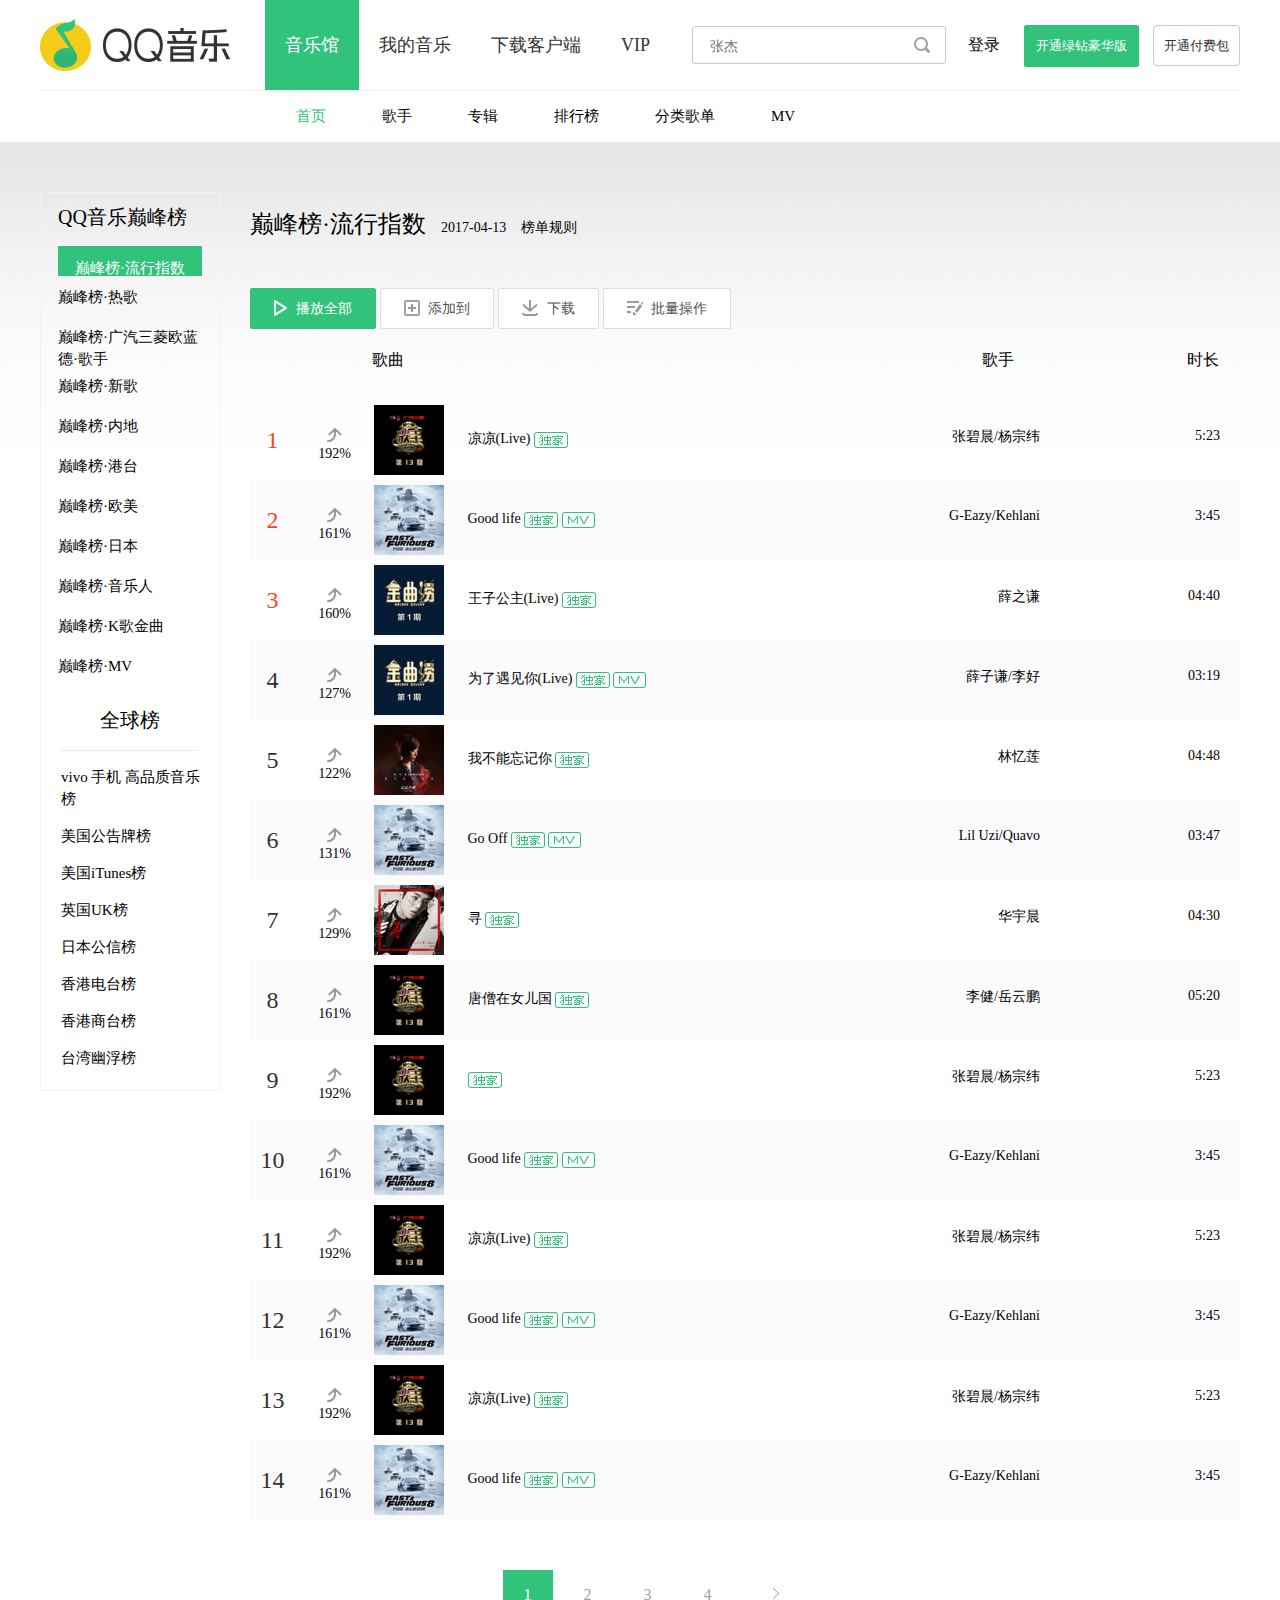
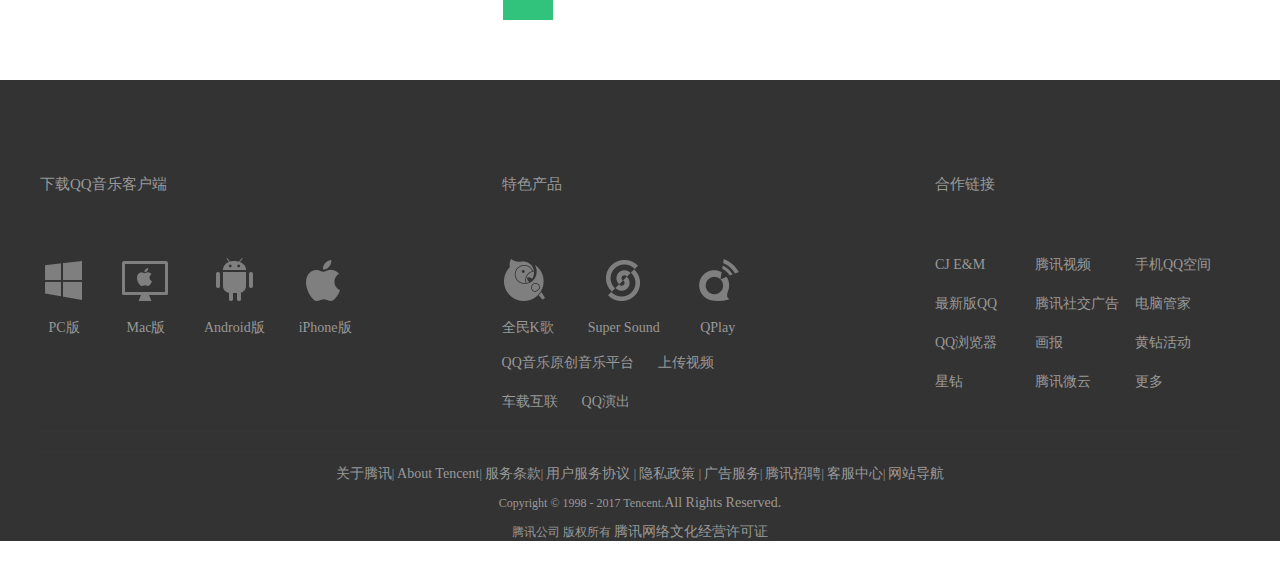
<file: bangdan.html>
<!DOCTYPE html>
<html>
	<head>
		<meta charset="utf-8" />
		<link rel="stylesheet" href="css/bangdan.css" />
		<title></title>
	</head>
	<body>
		<!--头部-->
		<div class="header">
			<div class="container">
				<div class="nav">
					<div class="nav-top">
						<a href="index.html"><img src="img/logo.png"/></a>
						<ul class="nav-top-list">
							<li>
								<a class="active" href="#" >音乐馆</a>
							</li>
							<li>
								<a href="#">我的音乐</a>
							</li>
							<li>
								<a href="product.html">下载客户端</a>
							</li>
							<li>
								<a href="#">VIP</a>
							</li>
							<div class="clearfix"></div>
						</ul>
						<div class="clearfix"></div>
						<div class="search">
							<div class="search-input">
								<input type="text" placeholder="张杰" onfocus="myfun()" onblur="myclose()"/>
								<button class="search-btn"><span></span></button>
								<ul class="hot-list" id="hot-list">
									<li>
										<a href="#">
											<span class="number">1</span>暧昧<span class="count">29.7万</span>
											<div class="clearfix"></div>
										</a>
									</li>
									<li>
										<a href="#">
											<span class="number">2</span>薛之谦<span class="count">26.9万</span>
											<div class="clearfix"></div>
										</a>
									</li>
									<li>
										<a href="#">
											<span class="number">3</span>飘洋过海来看你<span class="count">19.9万</span>
											<div class="clearfix"></div>
										</a>
									</li>
									<li>
										<a href="#">
											<span class="number">4</span>凉凉<span class="count">18.3万</span>
											<div class="clearfix"></div>
										</a>
									</li>
									<li>
										<a href="#">
											<span class="number">5</span>张杰<span class="count">11万</span>
											<div class="clearfix"></div>
										</a>
									</li>
									<li>
										搜索历史<span class="delete"></span>
									</li>
								</ul>
							</div>
						</div>
						<div class="nav-top-btn">
							<a href="#" class="login">登录</a>
							<a href="#" class="btn btn-success kaitong" onclick="myvip()">开通绿钻豪华版</a>
							<a href="#" class="pay btn-default">开通付费包</a>
							<div class="clearfix"></div>
						</div>
					</div>
					<div class="nav-bottom">
						<ul class="nav-bottom-list">
							<li>
								<a href="QQmusic.html" >首页</a>
							</li>
							<li>
								<a href="#">歌手</a>
							</li>
							<li>
								<a href="#">专辑</a>
							</li>
							<li>
								<a href="#">排行榜</a>
							</li>
							<li>
								<a href="#">分类歌单</a>
							</li>
							<li>
								<a href="#">MV</a>
							</li>
						</ul>
					</div>
				</div>
			</div>
		</div>
		
		<section>
			  <div class="container">
				<div class="nav-side f-l">
						   <ul class="popular">
						   	 	<li style="font-size: 20px;">QQ音乐巅峰榜</li>
					            <li><a class="zhishu" href="#">巅峰榜·流行指数</a></li>
								<li><a href="#">巅峰榜·热歌</a></li>
								<li><a href="#">巅峰榜·广汽三菱欧蓝德·歌手</a></li>
								<li><a href="#">巅峰榜·新歌</a></li>
								<li><a href="#">巅峰榜·内地</a></li>
								<li><a href="#">巅峰榜·港台</a></li>
								<li><a href="#">巅峰榜·欧美</a></li>
								<li><a href="#">巅峰榜·日本</a></li>
								<li><a href="#">巅峰榜·音乐人</a></li>
								<li><a href="#">巅峰榜·K歌金曲</a></li>
								<li><a href="#">巅峰榜·MV</a></li>
						   </ul>
						<p><span>全球榜</span></p>
						   <ul class="quanqiu">
							   	<li><a href="#">vivo 手机 高品质音乐榜</a></li>
							   	<li><a href="#">美国公告牌榜</a></li>
							   	<li><a href="#">美国iTunes榜</a></li>
							   	<li><a href="#">英国UK榜</a></li>
							   	<li><a href="#">日本公信榜</a></li>
							   	<li><a href="#">香港电台榜</a></li>
							   	<li><a href="#">香港商台榜</a></li>
							   	<li><a href="#">台湾幽浮榜</a></li>
						   </ul>
					</div>
				<div class="list f-r">
					<div class="ranking-list">
					    <h1>巅峰榜·流行指数<span class="riqi">2017-04-13</span><a href="#" class="guize">榜单规则</a></h1>
						<div class="control-button">
							<a href="#" class="bofang">
								<span></span>
								播放全部
							</a>
							<a href="#" class="tianjia">
								<span></span>
								添加到
							</a>
							<a href="#" class="xiazai">
								<span></span>
								下载
							</a>
							<a href="#" class="piliang">
								<span></span>
								批量操作</a>
						</div>	
				  </div>
				   <div class="billboard-list">
						<ul class="songlist-header">	
							<li class="songlist-header-name">歌曲</li>
							<li class="songlist-header-author">歌手</li>
							<li class="songlist-header-time">时长</li>
							<div class="clearfix"></div>
						</ul>
						<ul class="songlist">
							<li class="paihangbang">
								<span class="number-top">1</span>
								<div class="rank">
									<span></span>
									192%
								</div>
								<img src="img/8.jpg"/>
								<a href="#" class="exclusive">凉凉(Live)
									<span class="dujia"></span>
								</a>						   
								<a href="#" class="singer">张碧晨<span>/</span>杨宗纬</a>
								<span class="time">5:23</span>
							   <div class="btn-play">
							   	   	<a href="#" class="a1"><span></span></a>
							   	    <a href="#" class="b2"><span></span></a>
							   	   	<a href="#" class="c3"><span></span></a>
							   	   	<a href="#" class="d4"><span></span></a>				
							   </div>
							</li>
						</ul>
						<ul class="songlist">
							<li class="paihangbang-er">
								<span class="number-top">2</span>
								<div class="rank">
									<span></span>
									161%
								</div>
								<img src="img/2.jpg"/>
								<a href="#" class="exclusive">Good life
									<span class="dujia"></span>
									<span class="nav-divider"></span>
								</a>						   
								<a href="#" class="singer-er">G-Eazy<span>/</span>Kehlani</a>
								<span class="time-er">3:45</span>
							     <div class="btn-play">
							   	   	<a href="#" class="a1"><span></span></a>
							   	    <a href="#" class="b2"><span></span></a>
							   	   	<a href="#" class="c3"><span></span></a>
							   	   	<a href="#" class="d4"><span></span></a>				
							   </div>
							</li>
						</ul>
						<ul class="songlist">
							<li class="paihangbang">
								<span class="number-top">3</span>
								<div class="rank">
									<span></span>
									160%
								</div>
								<img src="img/3.jpg"/>
								<a href="#" class="exclusive">王子公主(Live)
									<span class="dujia"></span>
								</a>						   
								<a href="#" class="singer">薛之谦</a>
								<span class="time">04:40</span>
							   <div class="btn-play">
							   	   	<a href="#" class="a1"><span></span></a>
							   	    <a href="#" class="b2"><span></span></a>
							   	   	<a href="#" class="c3"><span></span></a>
							   	   	<a href="#" class="d4"><span></span></a>				
							   </div>
							</li>
						</ul>
						<ul class="songlist">
							<li class="paihangbang-er">
								<span class="number-er">4</span>
								<div class="rank">
									<span></span>
									127%
								</div>
								<img src="img/3.jpg"/>
								<a href="#" class="exclusive">为了遇见你(Live)
									<span class="dujia"></span>
									<span class="nav-divider"></span>
								</a>						   
								<a href="#" class="singer-si">薛子谦<span>/</span>李好</a>
								<span class="time-er">03:19</span>
							     <div class="btn-play">
							   	   	<a href="#" class="a1"><span></span></a>
							   	    <a href="#" class="b2"><span></span></a>
							   	   	<a href="#" class="c3"><span></span></a>
							   	   	<a href="#" class="d4"><span></span></a>				
							   </div>
							</li>
						</ul>
						<ul class="songlist">
							<li class="paihangbang">
								<span class="number-er">5</span>
								<div class="rank">
									<span></span>
									122%
								</div>
								<img src="img/5.jpg"/>
								<a href="#" class="exclusive">我不能忘记你
									<span class="dujia"></span>
								</a>						   
								<a href="#" class="singer">林忆莲</a>
								<span class="time">04:48</span>
							   <div class="btn-play">
							   	   	<a href="#" class="a1"><span></span></a>
							   	    <a href="#" class="b2"><span></span></a>
							   	   	<a href="#" class="c3"><span></span></a>
							   	   	<a href="#" class="d4"><span></span></a>				
							   </div>
							</li>
						</ul>
						<ul class="songlist">
							<li class="paihangbang-er">
								<span class="number-er">6</span>
								<div class="rank">
									<span></span>
									131%
								</div>
								<img src="img/2.jpg"/>
								<a href="#" class="exclusive">Go Off
									<span class="dujia"></span>
									<span class="nav-divider"></span>
								</a>						   
								<a href="#" class="singer-er">Lil Uzi<span>/</span>Quavo</a>
								<span class="time-er">03:47</span>
							     <div class="btn-play">
							   	   	<a href="#" class="a1"><span></span></a>
							   	    <a href="#" class="b2"><span></span></a>
							   	   	<a href="#" class="c3"><span></span></a>
							   	   	<a href="#" class="d4"><span></span></a>				
							   </div>
							</li>
						</ul>
						<ul class="songlist">
							<li class="paihangbang">
								<span class="number-er">7</span>
								<div class="rank">
									<span></span>
									129%
								</div>
								<img src="img/7.jpg"/>
								<a href="#" class="exclusive">寻
									<span class="dujia"></span>
								</a>						   
								<a href="#" class="singer">华宇晨</a>
								<span class="time">04:30</span>
							   <div class="btn-play">
							   	   	<a href="#" class="a1"><span></span></a>
							   	    <a href="#" class="b2"><span></span></a>
							   	   	<a href="#" class="c3"><span></span></a>
							   	   	<a href="#" class="d4"><span></span></a>				
							   </div>
							</li>
						</ul>
						<ul class="songlist">
							<li class="paihangbang-er">
								<span class="number-er">8</span>
								<div class="rank">
									<span></span>
									161%
								</div>
								<img src="img/8.jpg"/>
								<a href="#" class="exclusive">唐僧在女儿国
									<span class="dujia"></span>
								</a>						   
								<a href="#" class="singer-er">李健<span>/</span>岳云鹏</a>
								<span class="time-er">05:20</span>
							     <div class="btn-play">
							   	   	<a href="#" class="a1"><span></span></a>
							   	    <a href="#" class="b2"><span></span></a>
							   	   	<a href="#" class="c3"><span></span></a>
							   	   	<a href="#" class="d4"><span></span></a>				
							   </div>
							</li>
						</ul>
						<ul class="songlist">
							<li class="paihangbang">
								<span class="number-er">9</span>
								<div class="rank">
									<span></span>
									192%
								</div>
								<img src="img/8.jpg"/>
								<a href="#" class="exclusive">
									<span class="dujia"></span>
								</a>						   
								<a href="#" class="singer">张碧晨<span>/</span>杨宗纬</a>
								<span class="time">5:23</span>
							   <div class="btn-play">
							   	   	<a href="#" class="a1"><span></span></a>
							   	    <a href="#" class="b2"><span></span></a>
							   	   	<a href="#" class="c3"><span></span></a>
							   	   	<a href="#" class="d4"><span></span></a>				
							   </div>
							</li>
						</ul>
						<ul class="songlist">
							<li class="paihangbang-er">
								<span class="number-er">10</span>
								<div class="rank">
									<span></span>
									161%
								</div>
								<img src="img/2.jpg"/>
								<a href="#" class="exclusive">Good life
									<span class="dujia"></span>
									<span class="nav-divider"></span>
								</a>						   
								<a href="#" class="singer-er">G-Eazy<span>/</span>Kehlani</a>
								<span class="time-er">3:45</span>
							     <div class="btn-play">
							   	   	<a href="#" class="a1"><span></span></a>
							   	    <a href="#" class="b2"><span></span></a>
							   	   	<a href="#" class="c3"><span></span></a>
							   	   	<a href="#" class="d4"><span></span></a>				
							   </div>
							</li>
						</ul>
						<ul class="songlist">
							<li class="paihangbang">
								<span class="number-er">11</span>
								<div class="rank">
									<span></span>
									192%
								</div>
								<img src="img/8.jpg"/>
								<a href="#" class="exclusive">凉凉(Live)
									<span class="dujia"></span>
								</a>						   
								<a href="#" class="singer">张碧晨<span>/</span>杨宗纬</a>
								<span class="time">5:23</span>
							   <div class="btn-play">
							   	   	<a href="#" class="a1"><span></span></a>
							   	    <a href="#" class="b2"><span></span></a>
							   	   	<a href="#" class="c3"><span></span></a>
							   	   	<a href="#" class="d4"><span></span></a>				
							   </div>
							</li>
						</ul>
						<ul class="songlist">
							<li class="paihangbang-er">
								<span class="number-er">12</span>
								<div class="rank">
									<span></span>
									161%
								</div>
								<img src="img/2.jpg"/>
								<a href="#" class="exclusive">Good life
									<span class="dujia"></span>
									<span class="nav-divider"></span>
								</a>						   
								<a href="#" class="singer-er">G-Eazy<span>/</span>Kehlani</a>
								<span class="time-er">3:45</span>
							     <div class="btn-play">
							   	   	<a href="#" class="a1"><span></span></a>
							   	    <a href="#" class="b2"><span></span></a>
							   	   	<a href="#" class="c3"><span></span></a>
							   	   	<a href="#" class="d4"><span></span></a>				
							   </div>
							</li>
						</ul>
						<ul class="songlist">
							<li class="paihangbang">
								<span class="number-er">13</span>
								<div class="rank">
									<span></span>
									192%
								</div>
								<img src="img/8.jpg"/>
								<a href="#" class="exclusive">凉凉(Live)
									<span class="dujia"></span>
								</a>						   
								<a href="#" class="singer">张碧晨<span>/</span>杨宗纬</a>
								<span class="time">5:23</span>
							   <div class="btn-play">
							   	   	<a href="#" class="a1"><span></span></a>
							   	    <a href="#" class="b2"><span></span></a>
							   	   	<a href="#" class="c3"><span></span></a>
							   	   	<a href="#" class="d4"><span></span></a>				
							   </div>
							</li>
						</ul>
						<ul class="songlist">
							<li class="paihangbang-er">
								<span class="number-er">14</span>
								<div class="rank">
									<span></span>
									161%
								</div>
								<img src="img/2.jpg"/>
								<a href="#" class="exclusive">Good life
									<span class="dujia"></span>
									<span class="nav-divider"></span>
								</a>						   
								<a href="#" class="singer-er">G-Eazy<span>/</span>Kehlani</a>
								<span class="time-er">3:45</span>
							     <div class="btn-play">
							   	   	<a href="#" class="a1"><span></span></a>
							   	    <a href="#" class="b2"><span></span></a>
							   	   	<a href="#" class="c3"><span></span></a>
							   	   	<a href="#" class="d4"><span></span></a>				
							   </div>
							</li>
						</ul>
			
					</div>
				</div>
				<div class="clearfix"></div>
			 </div>
			<div class="mod-page-nav">
				<strong class="one">1</strong>
				<a href="#" class="two">2</a>
				<a href="#" class="three">3</a> 
				<a href="#" class="four">4</a>
				<span></span>
				
			</div>		
								
		
		</section>
		<!--尾部-->
		<div class="footer">
			<div class="container">
				<div class="footer-body">
					<div class="footer-body-l f-l">
						<h3>下载QQ音乐客户端</h3>
						<ul class="dl-list list-inline">
							<li class="dl-1">
								<a href="#"><span></span>PC版</a>
							</li>
							<li class="dl-2">
								<a href="#"><span></span>Mac版</a>
							</li>
							<li class="dl-3">
								<a href="#"><span></span>Android版</a>
							</li>
							<li class="dl-4">
								<a href="#"><span></span>iPhone版</a>
							</li>
						</ul>
					</div>
					<div class="footer-body-m f-l">
						<h3>特色产品</h3>
						<ul class="dl-list list-inline">
							<li class="dl-1">
								<a href="#"><span></span>全民K歌</a>
							</li>
							<li class="dl-2">
								<a href="#"><span></span>Super Sound</a>
							</li>
							<li class="dl-3">
								<a href="#"><span></span>QPlay</a>
							</li>
						</ul>
						<a href="#">QQ音乐原创音乐平台</a>
						<a href="#">上传视频</a><br />
						<a href="#">车载互联</a>
						<a href="#">QQ演出</a>
					</div>
					<div class="footer-body-r f-r">
						<h3>合作链接</h3>
						<ul class="co-link">
							<li><a href="#">CJ E&M</a></li>
							<li><a href="#">腾讯视频</a></li>
							<li><a href="#">手机QQ空间</a></li>
							<li><a href="#">最新版QQ</a></li>
							<li><a href="#">腾讯社交广告</a></li>
							<li><a href="#">电脑管家</a></li>
							<li><a href="#">QQ浏览器</a></li>
							<li><a href="#">画报</a></li>
							<li><a href="#">黄钻活动</a></li>
							<li><a href="#">星钻</a></li>
							<li><a href="#">腾讯微云</a></li>
							<li><a href="#">更多</a></li>
							<div class="clearfix"></div>
						</ul>
					</div>
					<div class="clearfix"></div>
				</div>
				<div class="footer-bottom">
					<p>
						<a href="#">关于腾讯</a><span>|</span>
						<a href="#">About Tencent</a><span>|</span>
						<a href="#">服务条款</a><span>|</span>
						<a href="#">用户服务协议 </a><span>|</span>
						<a href="#">隐私政策 </a><span>|</span>
						<a href="#">广告服务</a><span>|</span>
						<a href="#">腾讯招聘</a><span>|</span>
						<a href="#">客服中心</a><span>|</span>
						<a href="#">网站导航</a>
					</p>
					<p>
						Copyright © 1998 - 2017 Tencent.<a href="#">All Rights Reserved.</a>
					</p>
					<p>
						腾讯公司 版权所有 <a>腾讯网络文化经营许可证</a>
					</p>
				</div>
			</div>
		</div>
		<div class="dialog" id="chongzhi">
			<div class="dialog-login">
				<h4><a href="#">QQ登录</a></h4>
				<span class="turnoff" onclick="myquxiao()"></span>
				<h3>快速安全登录</h3>
				<p>请使用<a href="#">QQ手机版</a>扫描二维码，</br>安全登录，防止盗号。</p>
				<div class="picture">
					<img class="erweima" src="img/ptqrshow.png"/>
				    <img class="sd-cod" src="img/small_24_tiny.png"/>
				</div>
			</div>
		</div>
        <script>
			var jump = document.getElementById("hot-list")
			function myfun() {
				jump.style.display="block";
			}
			var guanbi =document.getElementById("hot-list")
			function myclose() {
				guanbi.style.display="none";
			}
			var vip = document.getElementById("chongzhi")
			function myvip() {
				vip.style.display="block";
			}
			var quxiao = document.getElementById("chongzhi")
			function myquxiao() {
				quxiao.style.display="none";
			}
		</script>
	</body>
</html>
</file>
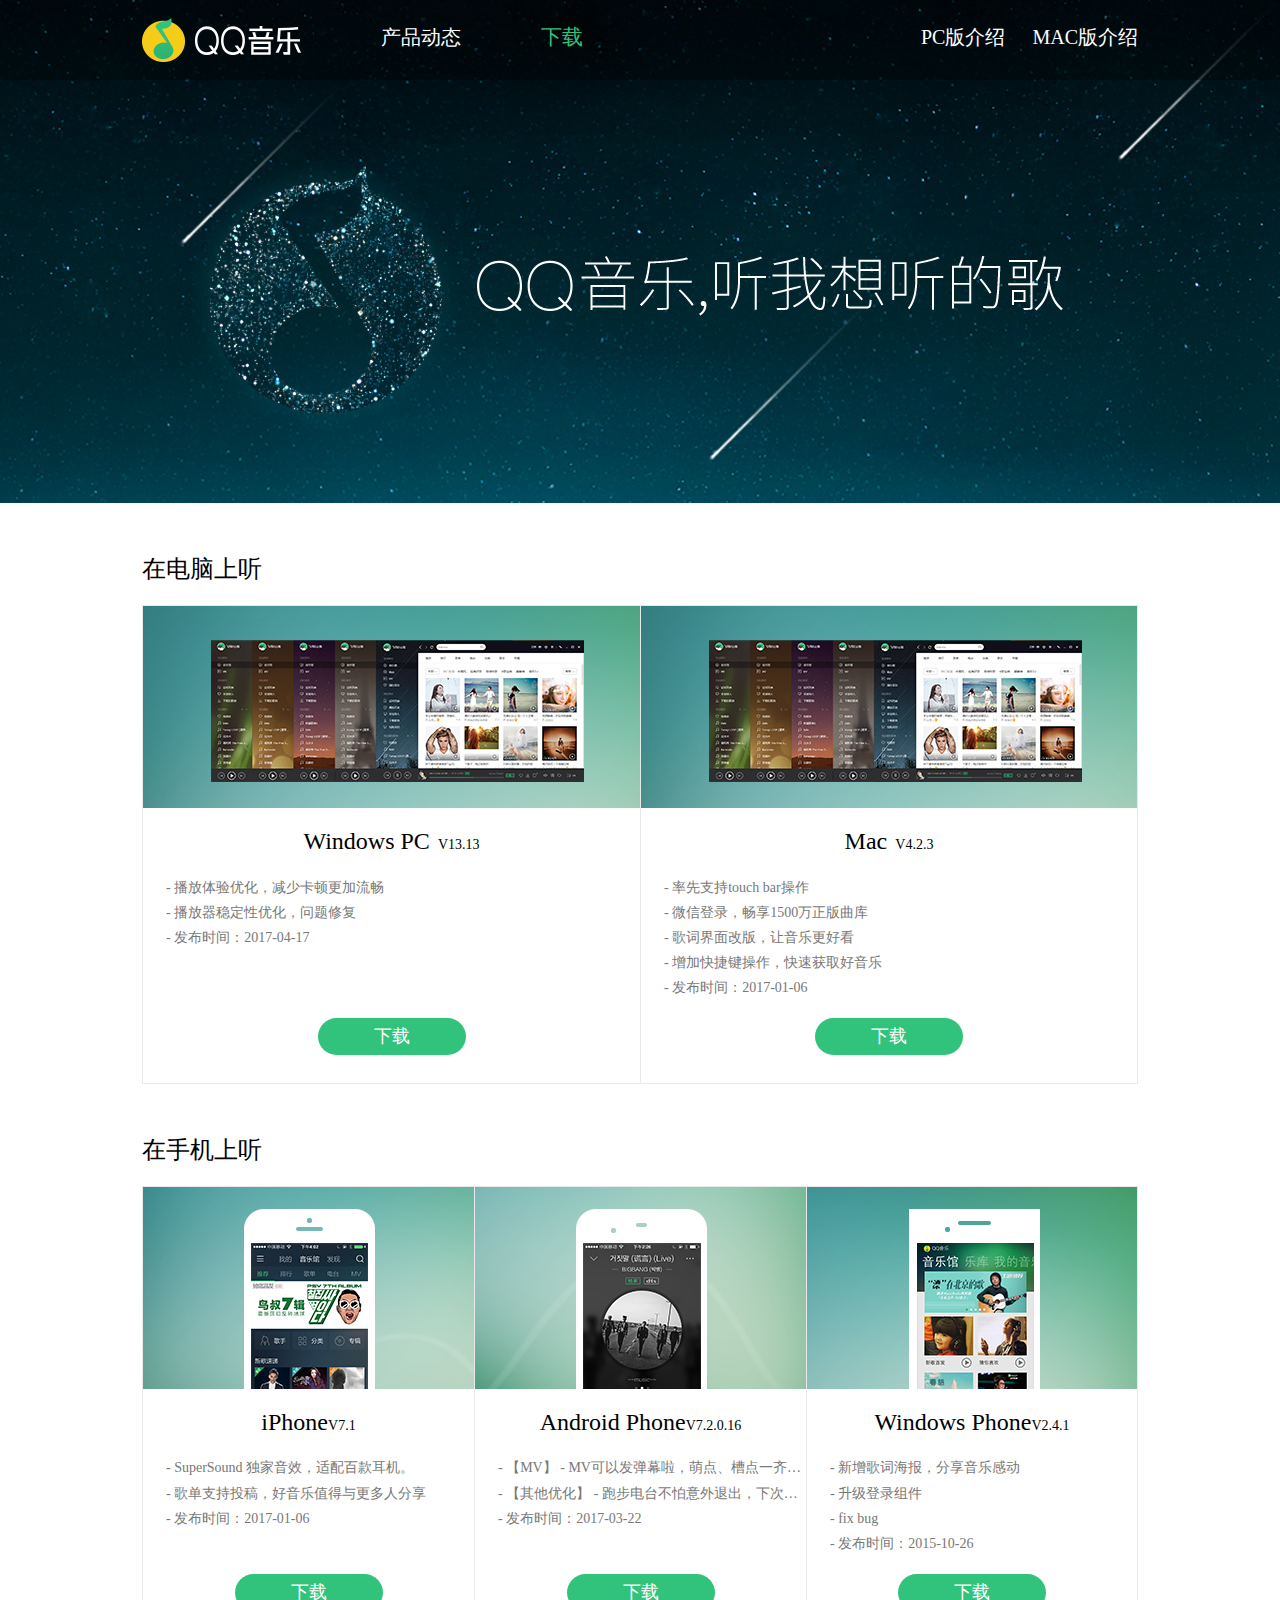
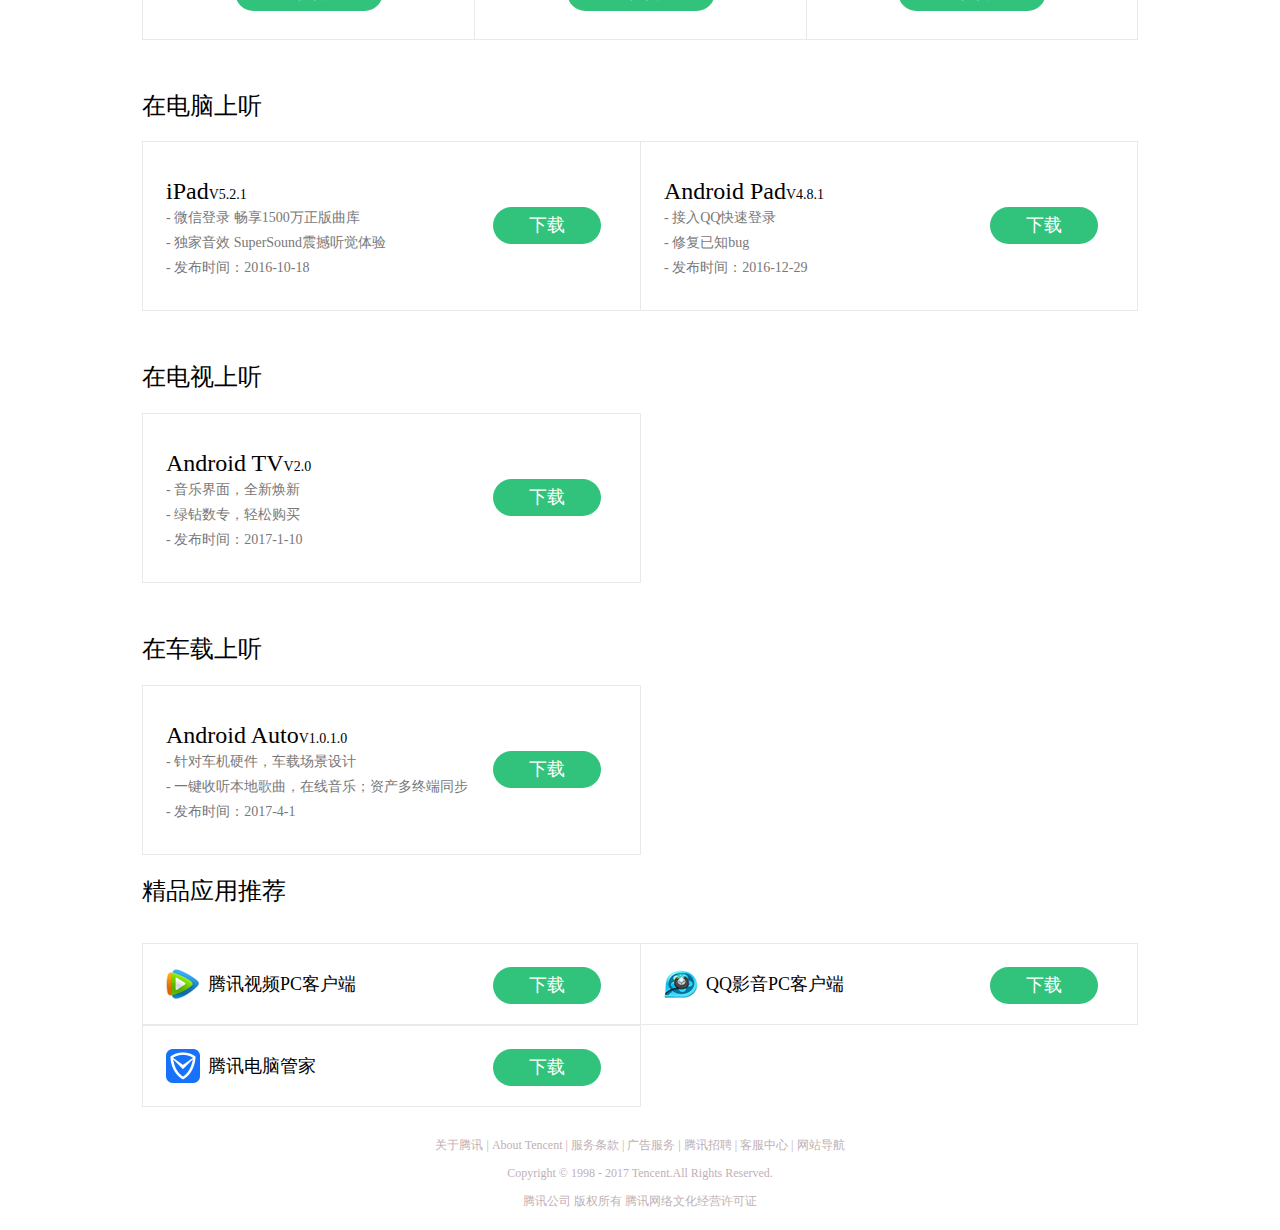
<file: download.html>
<!DOCTYPE html>
<html>
	<head>
		<meta charset="UTF-8">
			<link rel="stylesheet" type="text/css" href="css/download.css"/>
		<title></title>
	</head>
	<body>
		<div class="header">
			<div class="container">
				<div class="header-list">
					<h2 class="logo f-l"><a href="index.html"><img src="download-img/logo.png"/></a></h2>
					<div class="dongtai f-l">
						<a href="product.html">产品动态</a>
						<a href="#">下载</a>
					</div>
					<a class="MAC f-r" href="#">MAC版介绍</a>
					<a class="PC f-r" href="#">PC版介绍</a>
				</div>
			</div>
		</div>
	    <div class="banner">
	   	 	<div class="banner-1"></div>
	   	 	<div class="banner-2"></div>
	   	 	<div class="banner-3"></div>
	   	 	<div class="star-1"></div>
	   	 	<div class="star-2"></div>
	   	 	<div class="star-3"></div>
	    </div>
	    <div class="onPC">
	    	<div class="contain">
	    		<h2 class="f-l">在电脑上听</h2>
	    		<div class="clearfix"></div>
	    		<ul class="pc-list">
	    			<li class="f-l">
	    				<img src="download-img/1450856573572257640.jpg"/>
	    				<h2>Windows PC<small>V13.13</small></h2>
	    				<ul class="product-info">
	    					<li>- 播放体验优化，减少卡顿更加流畅</li>
	    					<li>- 播放器稳定性优化，问题修复</li>
	    					<li>- 发布时间：2017-04-17</li>
	    				</ul>
	    				<a href="#" class="btn-l">下载</a>
	    			</li>
	    			<li class="f-l">
	    				<img src="download-img/1450856573572257640.jpg"/>
	    				<h2>Mac<small>V4.2.3</small></h2>
	    				<ul class="product-info">
	    					<li>- 率先支持touch bar操作</li>
	    					<li>- 微信登录，畅享1500万正版曲库</li>
	    					<li>- 歌词界面改版，让音乐更好看</li>
	    					<li>- 增加快捷键操作，快速获取好音乐</li>
	    					<li>- 发布时间：2017-01-06</li>
	    				</ul>
	    				<a href="#" class="btn-l">下载</a>
	    			</li>
	    			<div class="clearfix"></div>
	    		</ul>
	    	</div>
	    </div>
	    <div class="onPhone">
	    	<div class="contain">
	    		<h2 class="f-l">在手机上听</h2>
	    		<div class="clearfix"></div>
	    		<ul class="phone-list">
	    			<li class="f-l">
	    				<img src="download-img/1450856876852257640.jpg"/>
	    				<h2>iPhone<small>V7.1</small></h2>
	    				<ul class="product-info">
	    					<li>- SuperSound 独家音效，适配百款耳机。</li>
	    					<li>- 歌单支持投稿，好音乐值得与更多人分享</li>
	    					<li>- 发布时间：2017-01-06</li>
	    				</ul>
	    				<a href="#" class="btn-l">下载</a>
	    			</li>
	    			<li class="f-l">
	    				<img src="download-img/1450859070211242470.jpg"/>
	    				<h2>Android Phone<small>V7.2.0.16</small></h2>
	    				<ul class="product-info">
	    					<li>- 【MV】
								- MV可以发弹幕啦，萌点、槽点一齐来弹吧
								- 制作、分享MV动图，爱豆的表情包再也不愁啦
								- 视频直播可以截屏啦，爱豆的精彩瞬间不要错过
								- MV页面全新改版，量身推荐精彩内容</li>
	    					<li>- 【其他优化】
								- 跑步电台不怕意外退出，下次启动支持继续奔跑
								- 本地歌曲恢复助手支持删除和关闭，设备管理自由掌控
								- 歌单搜索排序优化，优质投稿歌单更易被找到 
								- 定时关闭支持播完歌曲后再关闭</li>
	    					<li>- 发布时间：2017-03-22</li>
	    				</ul>
	    				<a href="#" class="btn-l">下载</a>
	    			</li>
	    			<li class="f-l">
	    				<img src="download-img/1452566131404237650.jpg"/>
	    				<h2>Windows Phone<small>V2.4.1</small></h2>
	    				<ul class="product-info">
	    					<li>- 新增歌词海报，分享音乐感动</li>
	    					<li>- 升级登录组件</li>
	    					<li>- fix bug</li>
	    					<li>- 发布时间：2015-10-26</li>
	    				</ul>
	    				<a href="#" class="btn-l">下载</a>
	    			</li>
	    			<div class="clearfix"></div>
	    		</ul>
	    	</div>
	    </div>
	    <div class="onPad">
	    	<div class="contain">
	    		<h2 class="f-l">在电脑上听</h2>
	    		<div class="clearfix"></div>
	    		<ul class="pad-list">
	    			<li class="f-l">
	    				<h2>iPad<small>V5.2.1</small></h2>
	    				<ul class="pad-info">
	    					<li>- 微信登录 畅享1500万正版曲库</li>
	    					<li>- 独家音效 SuperSound震撼听觉体验</li>
	    					<li>- 发布时间：2016-10-18</li>
	    				</ul>
	    				<a href="#" class="btn-l">下载</a>
	    			</li>
	    			<li class="f-l">
	    				<h2>Android Pad<small>V4.8.1</small></h2>
	    				<ul class="pad-info">
	    					<li>- 接入QQ快速登录</li>
	    					<li>- 修复已知bug</li>
	    					<li>- 发布时间：2016-12-29</li>
	    				</ul>
	    				<a href="#" class="btn-l">下载</a>
	    			</li>
	    			<div class="clearfix"></div>
	    		</ul>
	    	</div>
	    </div>
	    <div class="onPad">
	    	<div class="contain">
	    		<h2 class="f-l">在电视上听</h2>
	    		<div class="clearfix"></div>
	    		<ul class="pad-list">
	    			<li class="f-l">
	    				<h2>Android TV<small>V2.0</small></h2>
	    				<ul class="pad-info">
	    					<li>- 音乐界面，全新焕新</li>
	    					<li>- 绿钻数专，轻松购买</li>
	    					<li>- 发布时间：2017-1-10</li>
	    				</ul>
	    				<a href="#" class="btn-l">下载</a>
	    			</li>
	    			<div class="clearfix"></div>
	    		</ul>
	    	</div>
	    </div>
	    <div class="onPad">
	    	<div class="contain">
	    		<h2 class="f-l">在车载上听</h2>
	    		<div class="clearfix"></div>
	    		<ul class="pad-list">
	    			<li class="f-l">
	    				<h2>Android Auto<small>V1.0.1.0</small></h2>
	    				<ul class="pad-info">
	    					<li>- 针对车机硬件，车载场景设计</li>
	    					<li>- 一键收听本地歌曲，在线音乐；资产多终端同步</li>
	    					<li>- 发布时间：2017-4-1</li>
	    				</ul>
	    				<a href="#" class="btn-l">下载</a>
	    			</li>
	    			<div class="clearfix"></div>
	    		</ul>
	    	</div>
	    </div>
	    <div class="rec">
	    	<div class="contain">
	    		<h2 class="f-l">精品应用推荐</h2>
	    		<div class="clearfix"></div>
	    		<ul class="rec-list">
	    			<li class="f-l">
	    				<img src="download-img/1450942983797202070.png"/>
	    				<span>腾讯视频PC客户端</span>
	    				<a href="#" class="rec-btn">下载</a>
	    			</li>
	    			<li class="f-l">
	    				<img src="download-img/1450942991801201750.png"/>
	    				<span>QQ影音PC客户端</span>
	    				<a href="#" class="rec-btn">下载</a>
	    			</li>
	    			<li class="f-l">
	    				<img src="download-img/1462332560077011550.png"/>
	    				<span>腾讯电脑管家</span>
	    				<a href="#" class="rec-btn">下载</a>
	    			</li>
	    			<div class="clearfix"></div>
	    		</ul>
	    	</div>
	    </div>
	    <div class="footer">
	    	<p>
	    		<a href="#">关于腾讯</a><span>|</span>
	    		<a href="#">About Tencent</a><span>|</span>
	    		<a href="#">服务条款</a><span>|</span>
	    		<a href="#">广告服务</a><span>|</span>
	    		<a href="#">腾讯招聘</a><span>|</span>
	    		<a href="#">客服中心</a><span>|</span>
	    		<a href="#">网站导航</a>
	    	</p>
	    	<p>Copyright © 1998 - 2017 Tencent.<a href="#">All Rights Reserved.</a></p>
	    	<p>腾讯公司 
	    	   <a href="#">版权所有</a> 
	    	   <a href="#">腾讯网络文化经营许可证</a>
	    	</p>
	    </div>
	</body>
</html>
</file>
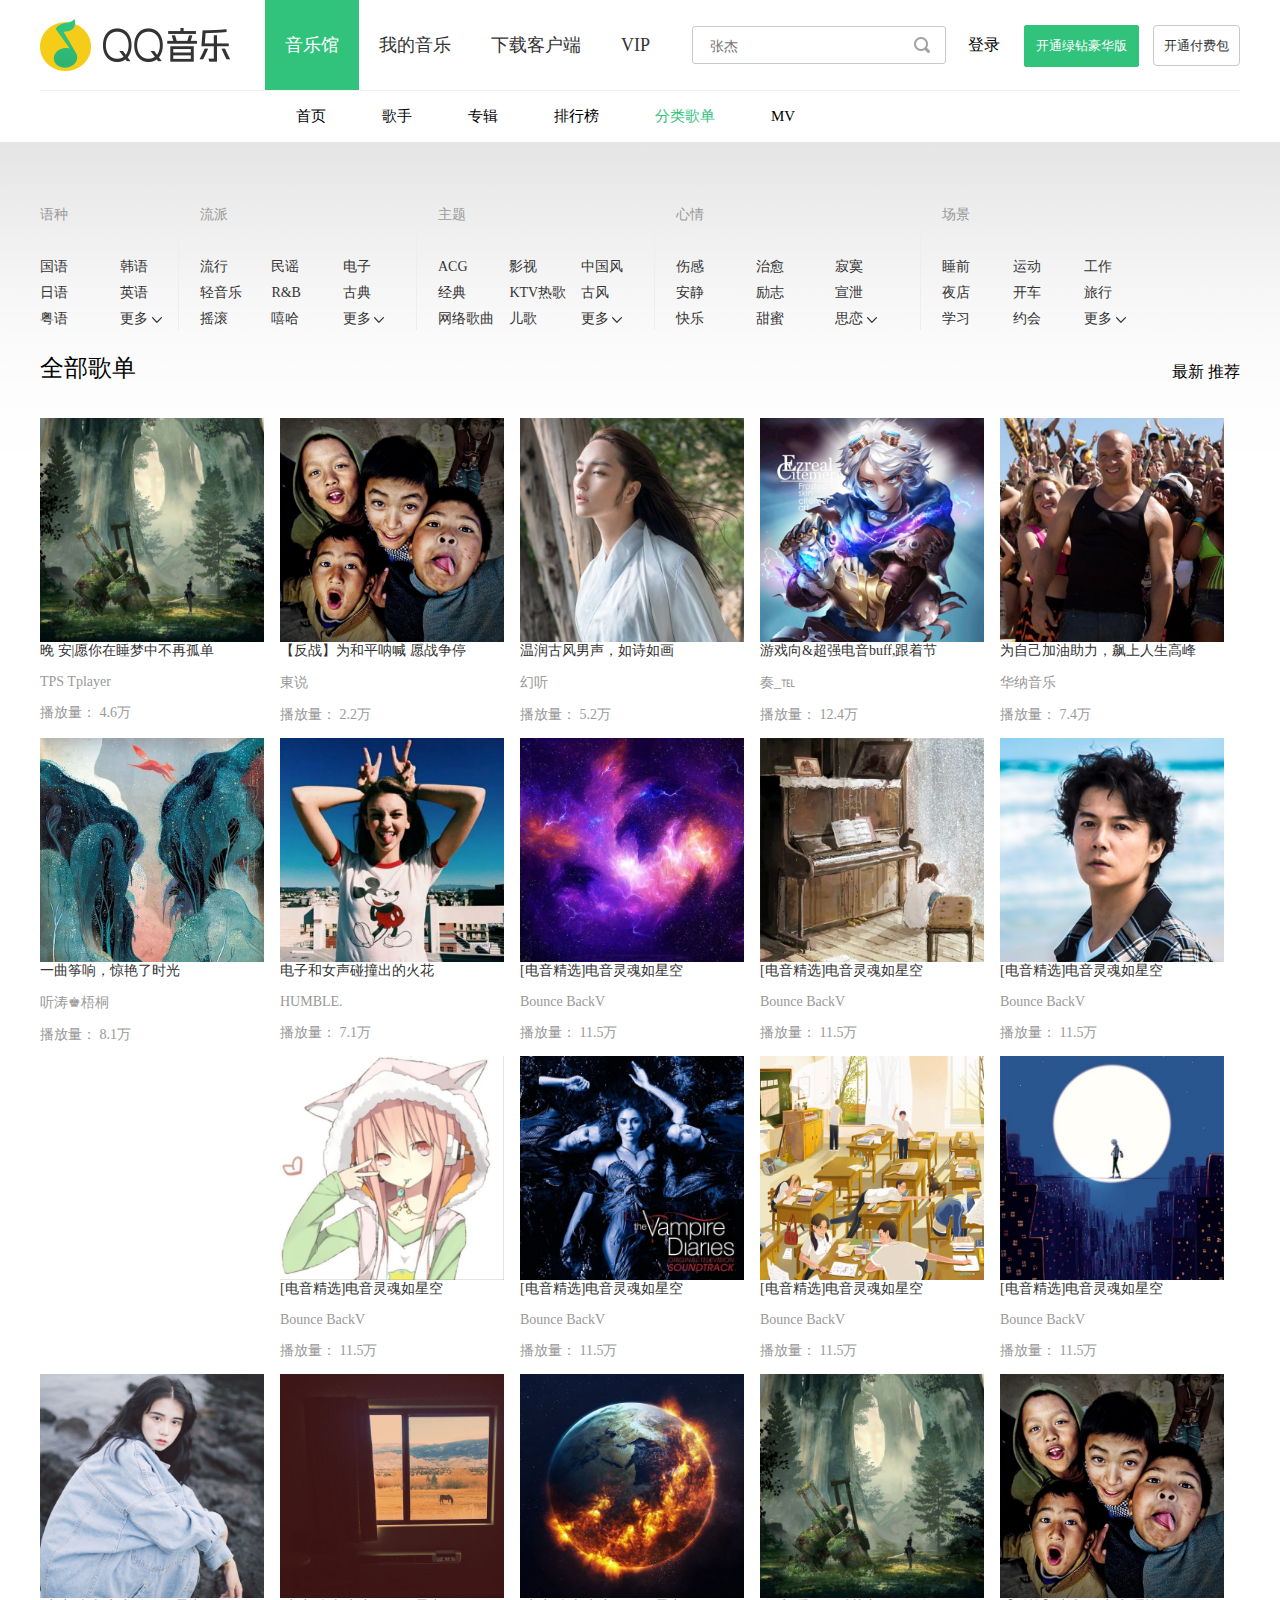
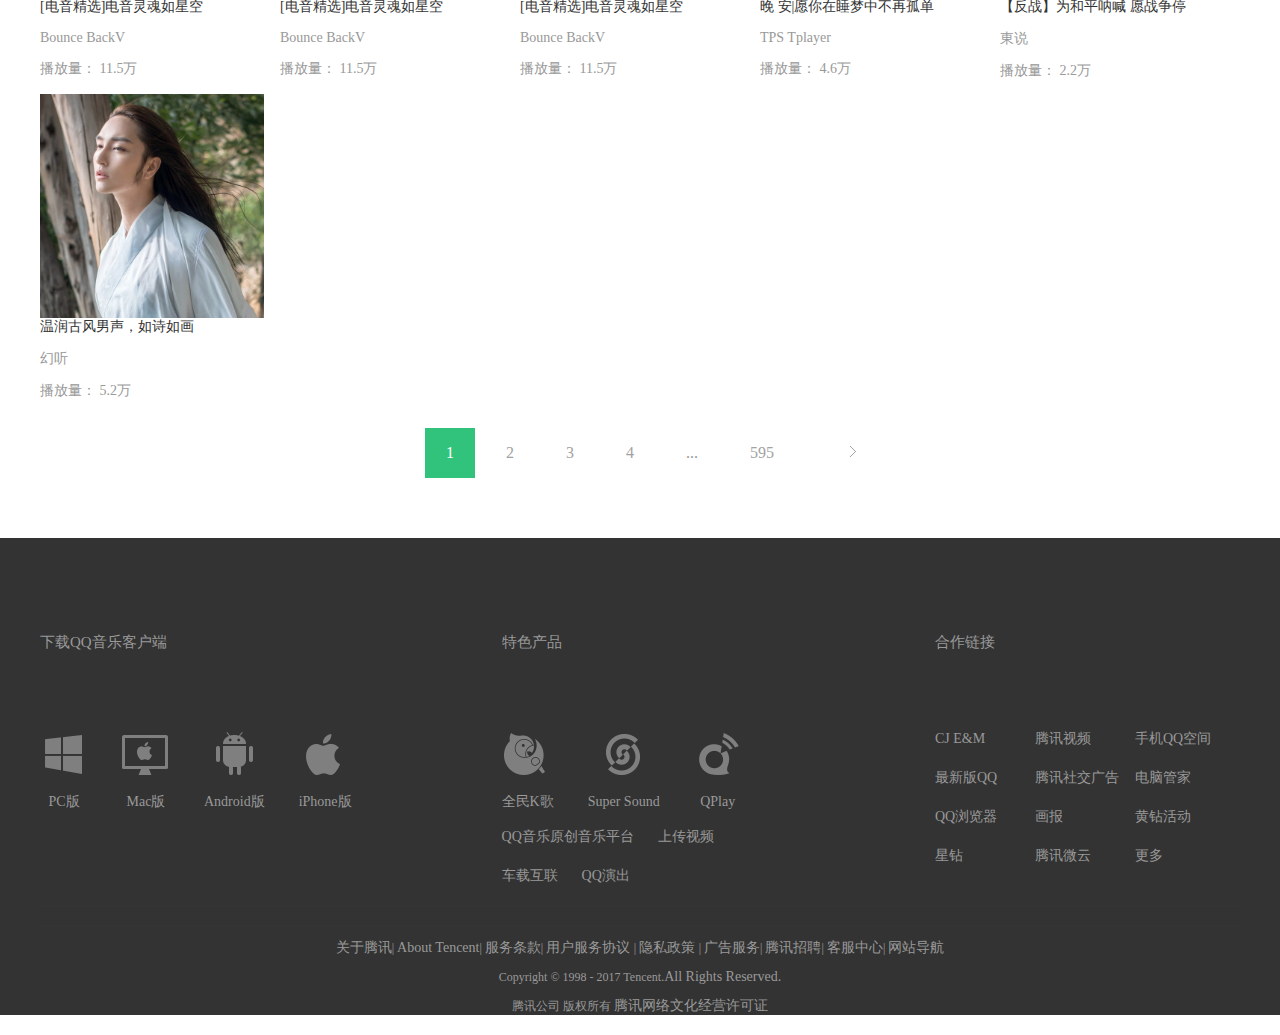
<file: fenleigedan.html>
<!DOCTYPE html>
<html>
	<head>
		<meta charset="utf-8" />
		<link rel="stylesheet" href="css/fenleigedan.css" />
		<title></title>
	</head>
	<body>
		<!--头部-->
			<div class="header">
			<div class="container">
				<div class="nav">
					<div class="nav-top">
						<a href="index.html"><img src="img/logo.png"/></a>
						<ul class="nav-top-list">
							<li>
								<a class="active" href="#" >音乐馆</a>
							</li>
							<li>
								<a href="#">我的音乐</a>
							</li>
							<li>
								<a href="product.html">下载客户端</a>
							</li>
							<li>
								<a href="#">VIP</a>
							</li>
							<div class="clearfix"></div>
						</ul>
						<div class="clearfix"></div>
						<div class="search">
							<div class="search-input">
								<input type="text" placeholder="张杰" onfocus="myfun()" onblur="myclose()"/>
								<button class="search-btn"><span></span></button>
								<ul class="hot-list" id="hot-list">
									<li>
										<a href="#">
											<span class="number">1</span>暧昧<span class="count">29.7万</span>
											<div class="clearfix"></div>
										</a>
									</li>
									<li>
										<a href="#">
											<span class="number">2</span>薛之谦<span class="count">26.9万</span>
											<div class="clearfix"></div>
										</a>
									</li>
									<li>
										<a href="#">
											<span class="number">3</span>飘洋过海来看你<span class="count">19.9万</span>
											<div class="clearfix"></div>
										</a>
									</li>
									<li>
										<a href="#">
											<span class="number">4</span>凉凉<span class="count">18.3万</span>
											<div class="clearfix"></div>
										</a>
									</li>
									<li>
										<a href="#">
											<span class="number">5</span>张杰<span class="count">11万</span>
											<div class="clearfix"></div>
										</a>
									</li>
									<li>
										搜索历史<span class="delete"></span>
									</li>
								</ul>
							</div>
						</div>
						<div class="nav-top-btn">
							<a href="#" class="login">登录</a>
							<a href="#" class="btn btn-success kaitong" onclick="myvip()">开通绿钻豪华版</a>
							<a href="#" class="pay btn-default">开通付费包</a>
							<div class="clearfix"></div>
						</div>
					</div>
					<div class="nav-bottom">
						<ul class="nav-bottom-list">
							<li>
								<a href="index.html" >首页</a>
							</li>
							<li>
								<a href="#">歌手</a>
							</li>
							<li>
								<a href="#">专辑</a>
							</li>
							<li>
								<a href="#">排行榜</a>
							</li>
							<li>
								<a href="#" >分类歌单</a>
							</li>
							<li>
								<a href="#">MV</a>
							</li>
						</ul>
					</div>
				</div>
			</div>
		</div>
		<!--登陆框-->
		<div class="dialog" id="chongzhi">
			<div class="dialog-login">
				<h4><a href="#">QQ登录</a></h4>
				<span class="turnoff" onclick="myquxiao()"></span>
				<h3>快速安全登录</h3>
				<p>请使用<a href="#">QQ手机版</a>扫描二维码，</br>安全登录，防止盗号。</p>
				<div class="picture">
					<img class="erweima" src="img/ptqrshow.png"/>
				    <img class="sd-cod" src="img/small_24_tiny.png"/>
				</div>
			</div>
		</div>
		<!--内容-->
		<section class="section">
				<div class="wrop">						
				<div class="language f-l">
					<h3 class="first">语种</h3>
					<ul class="classify-list">
						<li><a href="#">国语</a></li>
						<li><a href="#">韩语</a></li>
						<li><a href="#">日语</a></li>
						<li><a href="#">英语</a></li>
						<li><a href="#">粤语</a></li>
						<li><a href="#">更多
							<span class="icon-jian"></span>
							<span class="icon-shutiao"></span>
						    </a>
					    </li>
				   </ul> 
				</div> 
				<div class="genre f-l">
					<h3 class="first">流派</h3>
					<ul class="classify-list-a">
						<li><a href="#">流行</a></li>
						<li><a href="#">民谣</a></li>
						<li><a href="#">电子</a></li>
						<li><a href="#">轻音乐</a></li>
						<li><a href="#">R&B</a></li>
						<li><a href="#">古典</a></li>
						<li><a href="#">摇滚</a></li>
						<li><a href="#">嘻哈</a></li>
						<li><a href="#" class="icon-down">更多
							<span class="icon-jian"></span>
							<span class="icon-shutiao"></span>
						   </a>
					    </li>
				   </ul>
			    </div>
				<div class="theme f-l">
					<h3 class="first">主题</h3>
					<ul class="classify-list-b">
						<li><a href="#">ACG</a></li>
						<li><a href="#">影视</a></li>
						<li><a href="#">中国风</a></li>
						<li><a href="#">经典</a></li>
						<li><a href="#">KTV热歌</a></li>
						<li><a href="#">古风</a></li>
						<li><a href="#">网络歌曲</a></li>
						<li><a href="#">儿歌</a></li>
						<li><a href="#">更多
							<span class="icon-jian"></span>
							<span class="icon-shutiao"></span>
						    </a>
						</li>
				    </ul>	
			    </div>
				<div class="mood f-l">
					<h3 class="first">心情</h3>
					<ul class="classify-list-c">
						<li><a href="#">伤感</a></li>
						<li><a href="#">治愈</a></li>
						<li><a href="#">寂寞</a></li>
						<li><a href="#">安静</a></li>
						<li><a href="#">励志</a></li>
						<li><a href="#">宣泄</a></li>
						<li><a href="#">快乐</a></li>
						<li><a href="#">甜蜜</a></li>
						<li><a href="#">思恋
						    <span class="icon-jian"></span>
							<span class="icon-shutiao"></span>
						    </a>
						</li>
					</ul>
			    </div>
				<div class="scene f-l">
					<h3 class="first">场景</h3>
					<ul class="classify-list-d">
						<li><a href="#">睡前</a></li>
						<li><a href="#">运动</a></li>
						<li><a href="#">工作</a></li>
						<li><a href="#">夜店</a></li>
						<li><a href="#">开车</a></li>
						<li><a href="#">旅行</a></li>
						<li><a href="#">学习</a></li>
						<li><a href="#">约会</a></li>
						<li><a href="#">更多
							<span class="icon-jian"></span>
						    </a>
						</li>
					</ul>
				</div>
				<div class="clearfix"></div>
				</div>
				<!--<div class="clearfix"></div>-->	
			<div class="music-hot">
				<div class="container">	
					<h2 class="f-l">全部歌单</h2>
					<a href="#" class="f-r haha">最新 推荐</a>
					<div class="clearfix"></div>
					<ul class="music-list">
						<li>
							<div class="music-img">
								<img src="img/tupian1.jpg" />
								<a href="#" class="icon-bofang"><span></span></a>
							</div>
							<a href="#" class="wanan">晚 安|愿你在睡梦中不再孤单
								<span class="icon-dian"></span>
							</a>
							<p><a href="#">TPS Tplayer</a></p>
							<p>播放量： 4.6万</p>
						</li>
						<li>
							<div class="music-img">
								<img src="img/tupian2.jpg" />
								<a href="#" class="icon-bofang"><span></span></a>
							</div>
							<a href="#" class="wanan">【反战】为和平呐喊 愿战争停
								<span class="icon-dian"></span>
							</a>
							<p><a href="#">東说</a></p>
							<p>播放量： 2.2万</p>
						</li>
						<li>
							<div class="music-img">
								<img src="img/tupian3.jpg" />
								<a href="#" class="icon-bofang"><span></span></a>
							</div>
							<a href="#" class="wanan">温润古风男声，如诗如画
								<span class="icon-dian"></span>
							</a>
							<p><a href="#">幻听</a></p>
							<p>播放量： 5.2万</p>
						</li>
						<li>
							<div class="music-img">
								<img src="img/tupian4.jpg" />
								<a href="#" class="icon-bofang"><span></span></a>
							</div>
							<a href="#" class="wanan">游戏向&超强电音buff,跟着节
								<span class="icon-dian"></span>
							</a>
							<p><a href="#">奏_℡</a></p>
							<p>播放量： 12.4万</p>
						</li>
						<li>
							<div class="music-img">
								<img src="img/tupian5.jpg" />
								<a href="#" class="icon-bofang"><span></span></a>
							</div>
							<a href="#" class="wanan">为自己加油助力，飙上人生高峰
								<span class="icon-dian"></span>
							</a>
							<p><a href="#">华纳音乐</a></p>
							<p>播放量： 7.4万</p>
						</li>
						<li>
							<div class="music-img">
								<img src="img/tupian6.jpg" />
								<a href="#" class="icon-bofang"><span></span></a>
							</div>
							<a href="#" class="wanan">一曲筝响，惊艳了时光
								<span class="icon-dian"></span>
							</a>
							<p><a href="#">听涛♚梧桐</a></p>
							<p>播放量： 8.1万</p>
						</li>
						<li>
							<div class="music-img">
								<img src="img/tupian7.jpg" />
								<a href="#" class="icon-bofang"><span></span></a>
							</div>
							<a href="#" class="wanan">电子和女声碰撞出的火花
								<span class="icon-dian"></span>
							</a>
							<p><a href="#">HUMBLE.</a></p>
							<p>播放量： 7.1万</p>
						</li>
						<li>
							<div class="music-img">
								<img src="img/tupian8.jpg" />
								<a href="#" class="icon-bofang"><span></span></a>
							</div>
							<a href="#" class="wanan">[电音精选]电音灵魂如星空
								<span class="icon-dian"></span>
							</a>
							<p><a href="#">Bounce BackV</a></p>
							<p>播放量： 11.5万</p>
						</li>
						<li>
							<div class="music-img">
								<img src="img/600023.jpg" />
								<a href="#" class="icon-bofang"><span></span></a>
							</div>
							<a href="#" class="wanan">[电音精选]电音灵魂如星空
								<span class="icon-dian"></span>
							</a>
							<p><a href="#">Bounce BackV</a></p>
							<p>播放量： 11.5万</p>
						</li>
						<li>
							<div class="music-img">
								<img src="img/600020.jpg" />
								<a href="#" class="icon-bofang"><span></span></a>
							</div>
							<a href="#" class="wanan">[电音精选]电音灵魂如星空
								<span class="icon-dian"></span>
							</a>
							<p><a href="#">Bounce BackV</a></p>
							<p>播放量： 11.5万</p>
						</li>
						<li>
							<div class="music-img">
								<img src="img/60012.jpg" />
								<a href="#" class="icon-bofang"><span></span></a>
							</div>
							<a href="#" class="wanan">[电音精选]电音灵魂如星空
								<span class="icon-dian"></span>
							</a>
							<p><a href="#">Bounce BackV</a></p>
							<p>播放量： 11.5万</p>
						</li>
						<li>
							<div class="music-img">
								<img src="img/60013.jpg" />
								<a href="#" class="icon-bofang"><span></span></a>
							</div>
							<a href="#" class="wanan">[电音精选]电音灵魂如星空
								<span class="icon-dian"></span>
							</a>
							<p><a href="#">Bounce BackV</a></p>
							<p>播放量： 11.5万</p>
						</li>
						<li>
							<div class="music-img">
								<img src="img/6002.png" />
								<a href="#" class="icon-bofang"><span></span></a>
							</div>
							<a href="#" class="wanan">[电音精选]电音灵魂如星空
								<span class="icon-dian"></span>
							</a>
							<p><a href="#">Bounce BackV</a></p>
							<p>播放量： 11.5万</p>
						</li>
						<li>
							<div class="music-img">
								<img src="img/6001.jpg" />
								<a href="#" class="icon-bofang"><span></span></a>
							</div>
							<a href="#" class="wanan">[电音精选]电音灵魂如星空
								<span class="icon-dian"></span>
							</a>
							<p><a href="#">Bounce BackV</a></p>
							<p>播放量： 11.5万</p>
						</li>
						<li>
							<div class="music-img">
								<img src="img/60017.jpg" />
								<a href="#" class="icon-bofang"><span></span></a>
							</div>
							<a href="#" class="wanan">[电音精选]电音灵魂如星空
								<span class="icon-dian"></span>
							</a>
							<p><a href="#">Bounce BackV</a></p>
							<p>播放量： 11.5万</p>
						</li>
						<li>
							<div class="music-img">
								<img src="img/6007.jpg" />
								<a href="#" class="icon-bofang"><span></span></a>
							</div>
							<a href="#" class="wanan">[电音精选]电音灵魂如星空
								<span class="icon-dian"></span>
							</a>
							<p><a href="#">Bounce BackV</a></p>
							<p>播放量： 11.5万</p>
						</li>
						<li>
							<div class="music-img">
								<img src="img/6008.jpg" />
								<a href="#" class="icon-bofang"><span></span></a>
							</div>
							<a href="#" class="wanan">[电音精选]电音灵魂如星空
								<span class="icon-dian"></span>
							</a>
							<p><a href="#">Bounce BackV</a></p>
							<p>播放量： 11.5万</p>
						</li>
						<li>
							<div class="music-img">
								<img src="img/tupian1.jpg" />
								<a href="#" class="icon-bofang"><span></span></a>
							</div>
							<a href="#" class="wanan">晚 安|愿你在睡梦中不再孤单
								<span class="icon-dian"></span>
							</a>
							<p><a href="#">TPS Tplayer</a></p>
							<p>播放量： 4.6万</p>
						</li>
						<li>
							<div class="music-img">
								<img src="img/tupian2.jpg" />
								<a href="#" class="icon-bofang"><span></span></a>
							</div>
							<a href="#" class="wanan">【反战】为和平呐喊 愿战争停
								<span class="icon-dian"></span>
							</a>
							<p><a href="#">東说</a></p>
							<p>播放量： 2.2万</p>
						</li>
						<li>
							<div class="music-img">
								<img src="img/tupian3.jpg" />
								<a href="#" class="icon-bofang"><span></span></a>
							</div>
							<a href="#" class="wanan">温润古风男声，如诗如画
								<span class="icon-dian"></span>
							</a>
							<p><a href="#">幻听</a></p>
							<p>播放量： 5.2万</p>
						</li>
						<div class="clearfix"></div>
					</ul>
				</div>
			</div>
			<div class="mod-page-nav">
				<strong class="one">1</strong>
				<a href="#" class="two">2</a>
				<a href="#" class="three">3</a> 
				<a href="#" class="four">4</a>
				<strong class="diandian">...</strong>
				<a href="#" class="wubai">595</a>
				<span></span>
				
			</div>	
			
				
			</section>
		
       
		<!--尾部-->
		<div class="footer">
			<div class="container">
				<div class="footer-body">
					<div class="footer-body-l f-l">
						<h3>下载QQ音乐客户端</h3>
						<ul class="dl-list list-inline">
							<li class="dl-1">
								<a href="#"><span></span>PC版</a>
							</li>
							<li class="dl-2">
								<a href="#"><span></span>Mac版</a>
							</li>
							<li class="dl-3">
								<a href="#"><span></span>Android版</a>
							</li>
							<li class="dl-4">
								<a href="#"><span></span>iPhone版</a>
							</li>
						</ul>
					</div>
					<div class="footer-body-m f-l">
						<h3>特色产品</h3>
						<ul class="dl-list list-inline">
							<li class="dl-1">
								<a href="#"><span></span>全民K歌</a>
							</li>
							<li class="dl-2">
								<a href="#"><span></span>Super Sound</a>
							</li>
							<li class="dl-3">
								<a href="#"><span></span>QPlay</a>
							</li>
						</ul>
						<a href="#">QQ音乐原创音乐平台</a>
						<a href="#">上传视频</a><br />
						<a href="#">车载互联</a>
						<a href="#">QQ演出</a>
					</div>
					<div class="footer-body-r f-r">
						<h3>合作链接</h3>
						<ul class="co-link">
							<li><a href="#">CJ E&M</a></li>
							<li><a href="#">腾讯视频</a></li>
							<li><a href="#">手机QQ空间</a></li>
							<li><a href="#">最新版QQ</a></li>
							<li><a href="#">腾讯社交广告</a></li>
							<li><a href="#">电脑管家</a></li>
							<li><a href="#">QQ浏览器</a></li>
							<li><a href="#">画报</a></li>
							<li><a href="#">黄钻活动</a></li>
							<li><a href="#">星钻</a></li>
							<li><a href="#">腾讯微云</a></li>
							<li><a href="#">更多</a></li>
							<div class="clearfix"></div>
						</ul>
					</div>
					<div class="clearfix"></div>
				</div>
				<div class="footer-bottom">
					<p>
						<a href="#">关于腾讯</a><span>|</span>
						<a href="#">About Tencent</a><span>|</span>
						<a href="#">服务条款</a><span>|</span>
						<a href="#">用户服务协议 </a><span>|</span>
						<a href="#">隐私政策 </a><span>|</span>
						<a href="#">广告服务</a><span>|</span>
						<a href="#">腾讯招聘</a><span>|</span>
						<a href="#">客服中心</a><span>|</span>
						<a href="#">网站导航</a>
					</p>
					<p>
						Copyright © 1998 - 2017 Tencent.<a href="#">All Rights Reserved.</a>
					</p>
					<p>
						腾讯公司 版权所有 <a>腾讯网络文化经营许可证</a>
					</p>
				</div>
			</div>
		</div>
		<script>
			var jump = document.getElementById("hot-list")
			function myfun() {
				jump.style.display="block";
			}
			var guanbi =document.getElementById("hot-list")
			function myclose() {
				guanbi.style.display="none";
			}
			var vip = document.getElementById("chongzhi")
			function myvip() {
				vip.style.display="block";
			}
			var quxiao = document.getElementById("chongzhi")
			function myquxiao() {
				quxiao.style.display="none";
			}
		</script>
	</body>
</html>
</file>
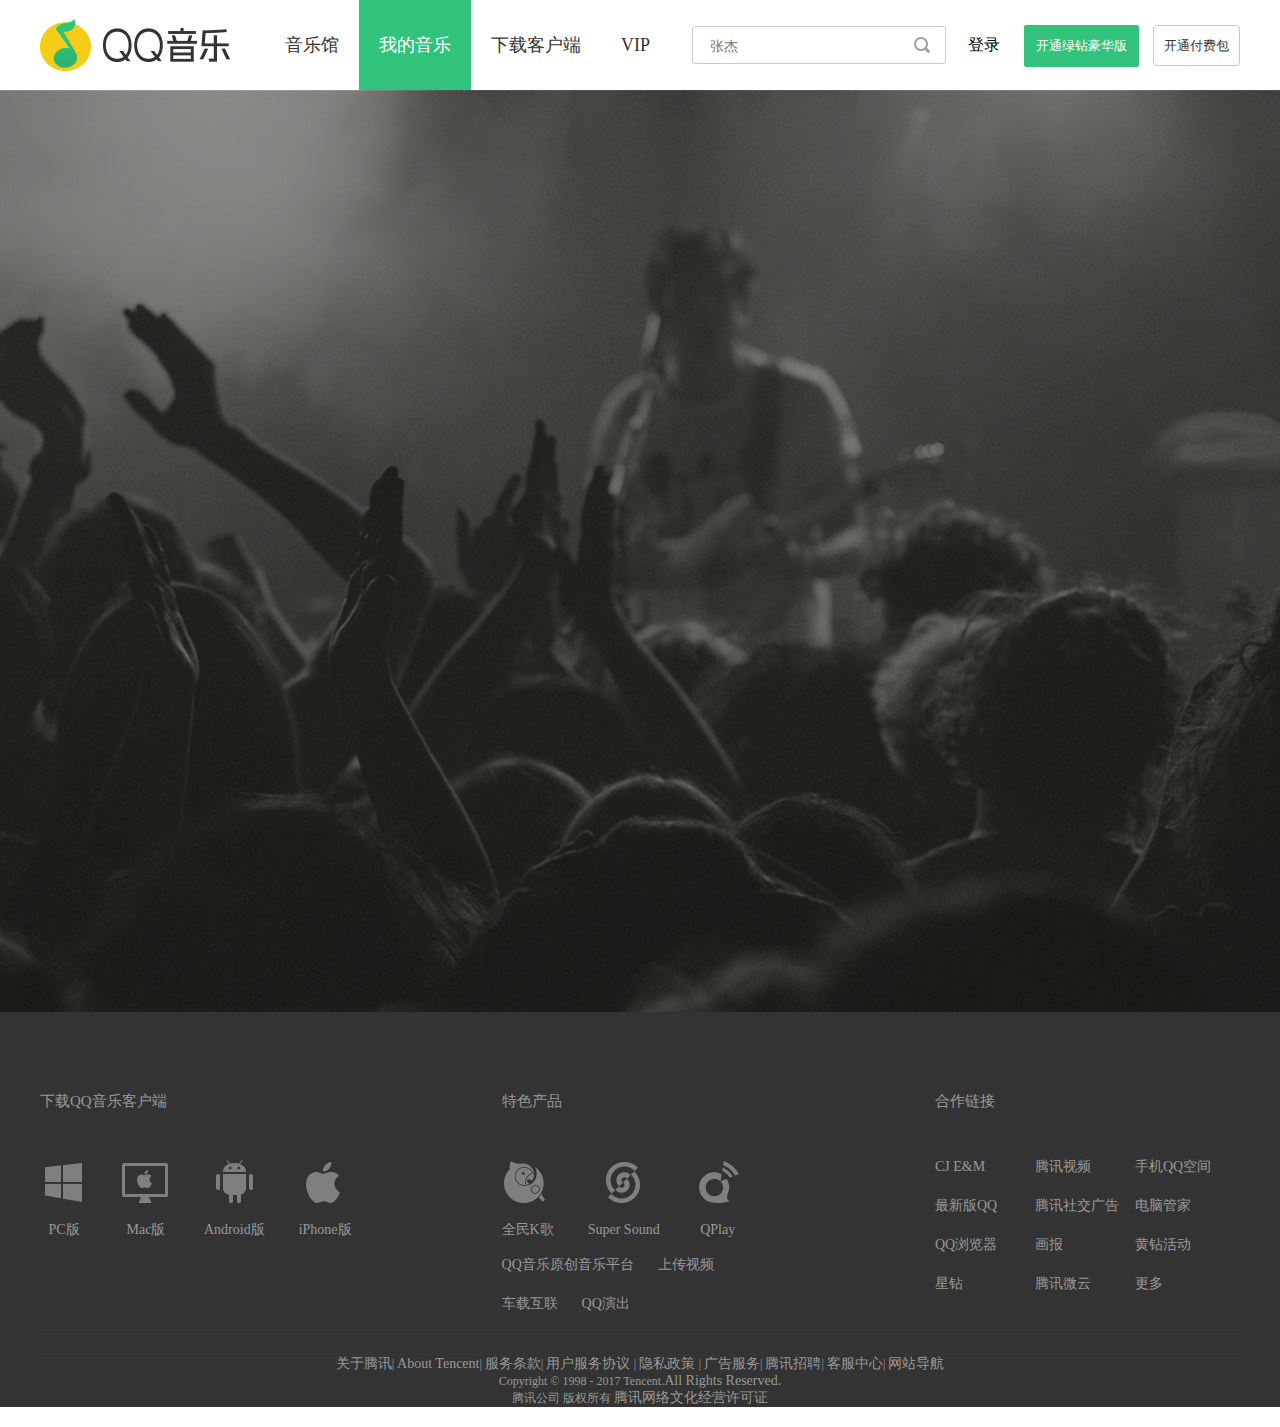
<file: mymusic.html>
<!DOCTYPE html>
<html>
	<head>
		<meta charset="UTF-8">
		<title>我的音乐</title>
		<link rel="icon" type="img/png" href="img/title.png"/>
		<link rel="stylesheet" type="text/css" href="css/best.css"/>
		<link rel="stylesheet" type="text/css" href="css/header.css"/>
		<link rel="stylesheet" type="text/css" href="css/mymusic.css"/>
	</head>
	<body>
		<div class="header">
			<div class="container">
				<div class="nav">
					<div class="nav-top">
						<a href="index.html"><img src="img/logo.png" class="top-pic"/></a>
						<ul class="nav-top-list">
							<li>
								<a href="#" >音乐馆</a>
							</li>
							<li>
								<a class="active"  href="#">我的音乐</a>
							</li>
							<li>
								<a href="product.html">下载客户端</a>
							</li>
							<li>
								<a href="#">VIP</a>
							</li>
							<div class="clearfix"></div>
						</ul>
						<div class="clearfix"></div>
						<div class="search">
							<div class="search-input">
								<input type="text" placeholder="张杰" onfocus="myfun()" onblur="myclose()"/>
								<button class="search-btn"><span></span></button>
								<ul class="hot-list" id="hot-list">
									<li>
										<a href="#">
											<span class="number">1</span>暧昧<span class="count">29.7万</span>
											<div class="clearfix"></div>
										</a>
									</li>
									<li>
										<a href="#">
											<span class="number">2</span>薛之谦<span class="count">26.9万</span>
											<div class="clearfix"></div>
										</a>
									</li>
									<li>
										<a href="#">
											<span class="number">3</span>飘洋过海来看你<span class="count">19.9万</span>
											<div class="clearfix"></div>
										</a>
									</li>
									<li>
										<a href="#">
											<span class="number">4</span>凉凉<span class="count">18.3万</span>
											<div class="clearfix"></div>
										</a>
									</li>
									<li>
										<a href="#">
											<span class="number">5</span>张杰<span class="count">11万</span>
											<div class="clearfix"></div>
										</a>
									</li>
									<li>
										搜索历史<span class="delete"></span>
									</li>
								</ul>
							</div>
						</div>
						<div class="nav-top-btn">
							<a href="#" class="login">登录</a>
							<a href="#" class="btn btn-success kaitong" onclick="myvip()">开通绿钻豪华版</a>
							<a href="#" class="pay btn-default">开通付费包</a>
							<div class="clearfix"></div>
						</div>
					</div>
					<!--<div class="nav-bottom">
						<ul class="nav-bottom-list">
							<li>
								<a href="#" >首页</a>
							</li>
							<li>
								<a href="#">歌手</a>
							</li>
							<li>
								<a href="#">专辑</a>
							</li>
							<li>
								<a href="#">排行榜</a>
							</li>
							<li>
								<a href="#">分类歌单</a>
							</li>
							<li>
								<a href="#">MV</a>
							</li>
						</ul>
					</div>-->
				</div>
			</div>
		</div>
		
		
		
		<!--登陆框-->
		<div class="dialog" id="chongzhi">
			<div class="dialog-login">
				<h4><a href="#">QQ登录</a></h4>
				<span class="turnoff" onclick="myquxiao()"></span>
				<h3>快速安全登录</h3>
				<p>请使用<a href="#">QQ手机版</a>扫描二维码，</br>安全登录，防止盗号。</p>
				<div class="picture">
					<img class="erweima" src="img/ptqrshow.png"/>
				    <img class="sd-cod" src="img/small_24_tiny.png"/>
				</div>
			</div>
		</div>
		<div class="mybody">
			
				<div class="mymusic-line"></div>
				<div class="mymusic-link"></div>
				<a href="#">立即登录</a>
			
		</div>
		<div class="footer">
			<div class="container">
				<div class="footer-body">
					<div class="footer-body-l f-l">
						<h3>下载QQ音乐客户端</h3>
						<ul class="dl-list list-inline">
							<li class="dl-1">
								<a href="#"><span></span>PC版</a>
							</li>
							<li class="dl-2">
								<a href="#"><span></span>Mac版</a>
							</li>
							<li class="dl-3">
								<a href="#"><span></span>Android版</a>
							</li>
							<li class="dl-4">
								<a href="#"><span></span>iPhone版</a>
							</li>
						</ul>
					</div>
					<div class="footer-body-m f-l">
						<h3>特色产品</h3>
						<ul class="dl-list list-inline">
							<li class="dl-1">
								<a href="#"><span></span>全民K歌</a>
							</li>
							<li class="dl-2">
								<a href="#"><span></span>Super Sound</a>
							</li>
							<li class="dl-3">
								<a href="#"><span></span>QPlay</a>
							</li>
						</ul>
						<a href="#">QQ音乐原创音乐平台</a>
						<a href="#">上传视频</a><br />
						<a href="#">车载互联</a>
						<a href="#">QQ演出</a>
					</div>
					<div class="footer-body-r f-r">
						<h3>合作链接</h3>
						<ul class="co-link">
							<li><a href="#">CJ E&M</a></li>
							<li><a href="#">腾讯视频</a></li>
							<li><a href="#">手机QQ空间</a></li>
							<li><a href="#">最新版QQ</a></li>
							<li><a href="#">腾讯社交广告</a></li>
							<li><a href="#">电脑管家</a></li>
							<li><a href="#">QQ浏览器</a></li>
							<li><a href="#">画报</a></li>
							<li><a href="#">黄钻活动</a></li>
							<li><a href="#">星钻</a></li>
							<li><a href="#">腾讯微云</a></li>
							<li><a href="#">更多</a></li>
							<div class="clearfix"></div>
						</ul>
					</div>
					<div class="clearfix"></div>
				</div>
				<div class="footer-bottom">
					<p>
						<a href="#">关于腾讯</a><span>|</span>
						<a href="#">About Tencent</a><span>|</span>
						<a href="#">服务条款</a><span>|</span>
						<a href="#">用户服务协议 </a><span>|</span>
						<a href="#">隐私政策 </a><span>|</span>
						<a href="#">广告服务</a><span>|</span>
						<a href="#">腾讯招聘</a><span>|</span>
						<a href="#">客服中心</a><span>|</span>
						<a href="#">网站导航</a>
					</p>
					<p>
						Copyright © 1998 - 2017 Tencent.<a href="#">All Rights Reserved.</a>
					</p>
					<p>
						腾讯公司 版权所有 <a>腾讯网络文化经营许可证</a>
					</p>
				</div>
			</div>
		</div>
		<script>
			var jump = document.getElementById("hot-list")
			function myfun() {
				jump.style.display="block";
			}
			var guanbi =document.getElementById("hot-list")
			function myclose() {
				guanbi.style.display="none";
			}
			var vip = document.getElementById("chongzhi")
			function myvip() {
				vip.style.display="block";
			}
			var quxiao = document.getElementById("chongzhi")
			function myquxiao() {
				quxiao.style.display="none";
			}
		</script>
	</body>
</html>
</file>
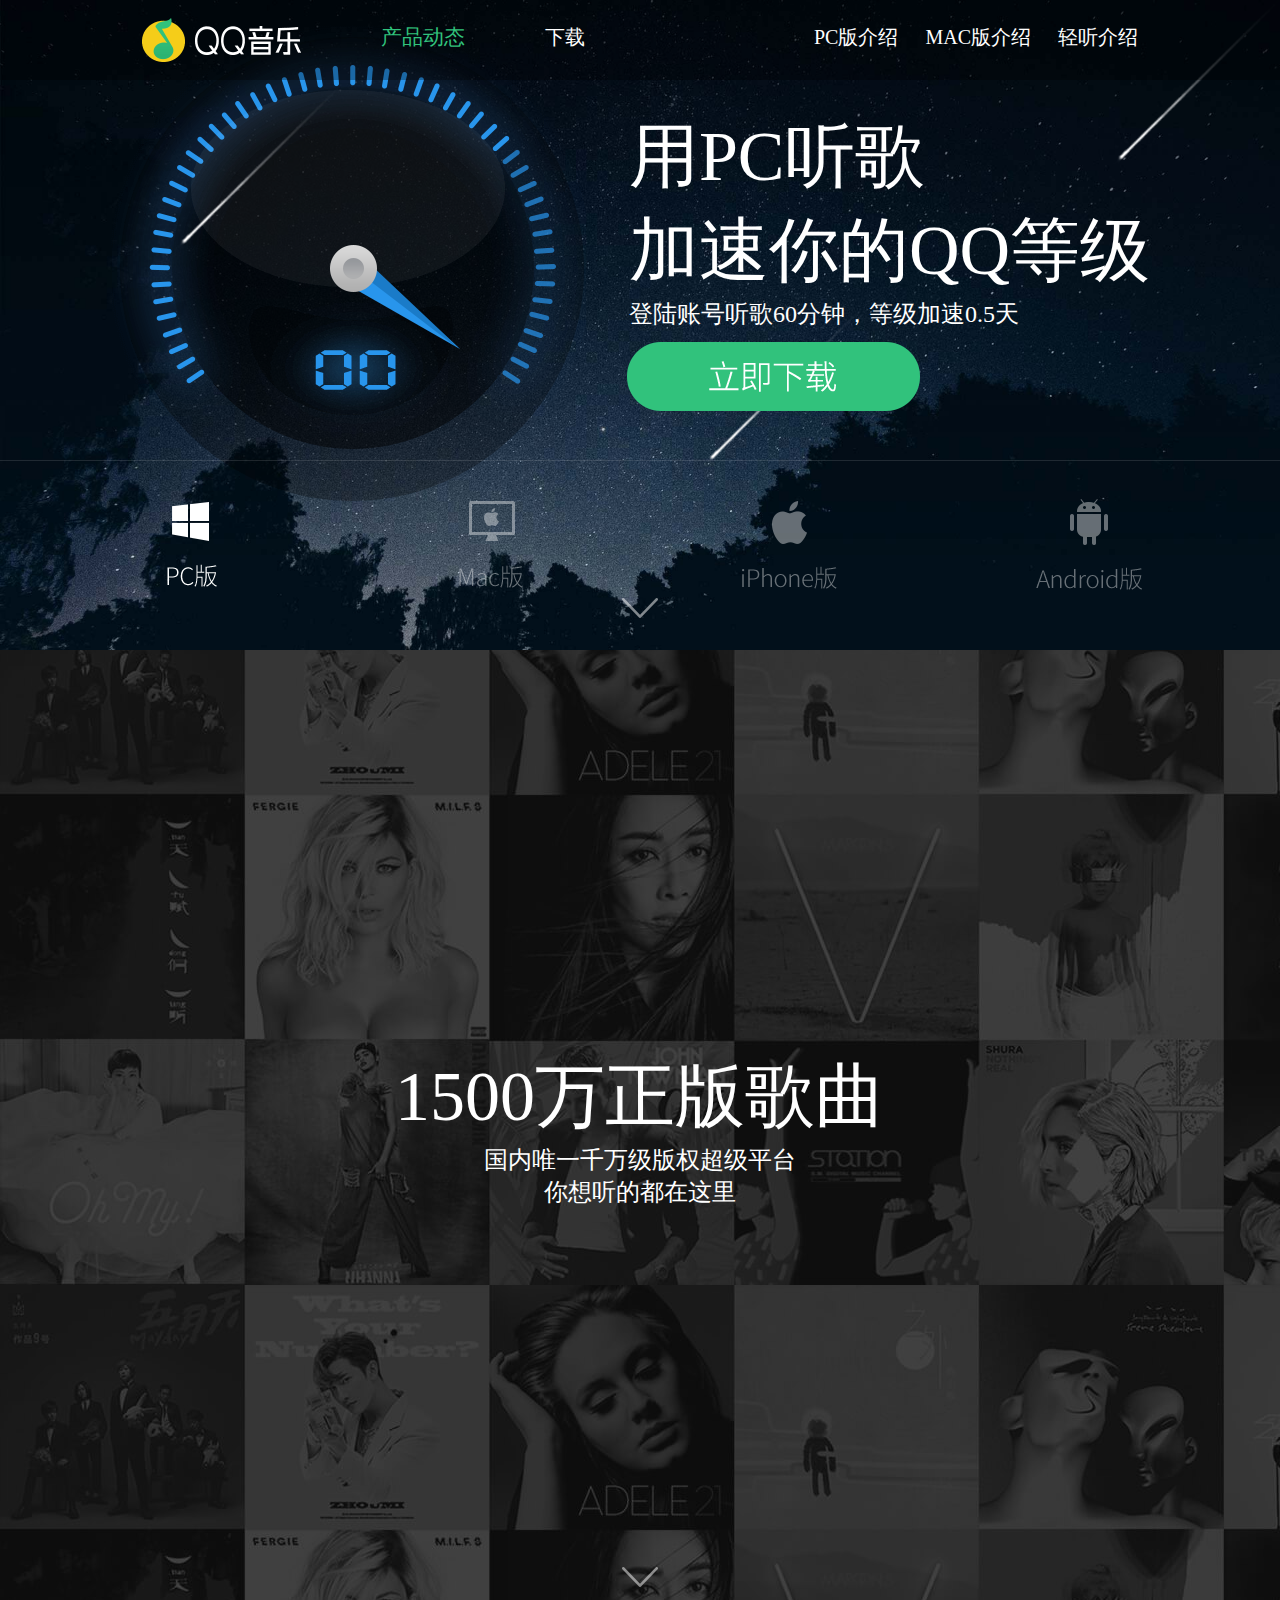
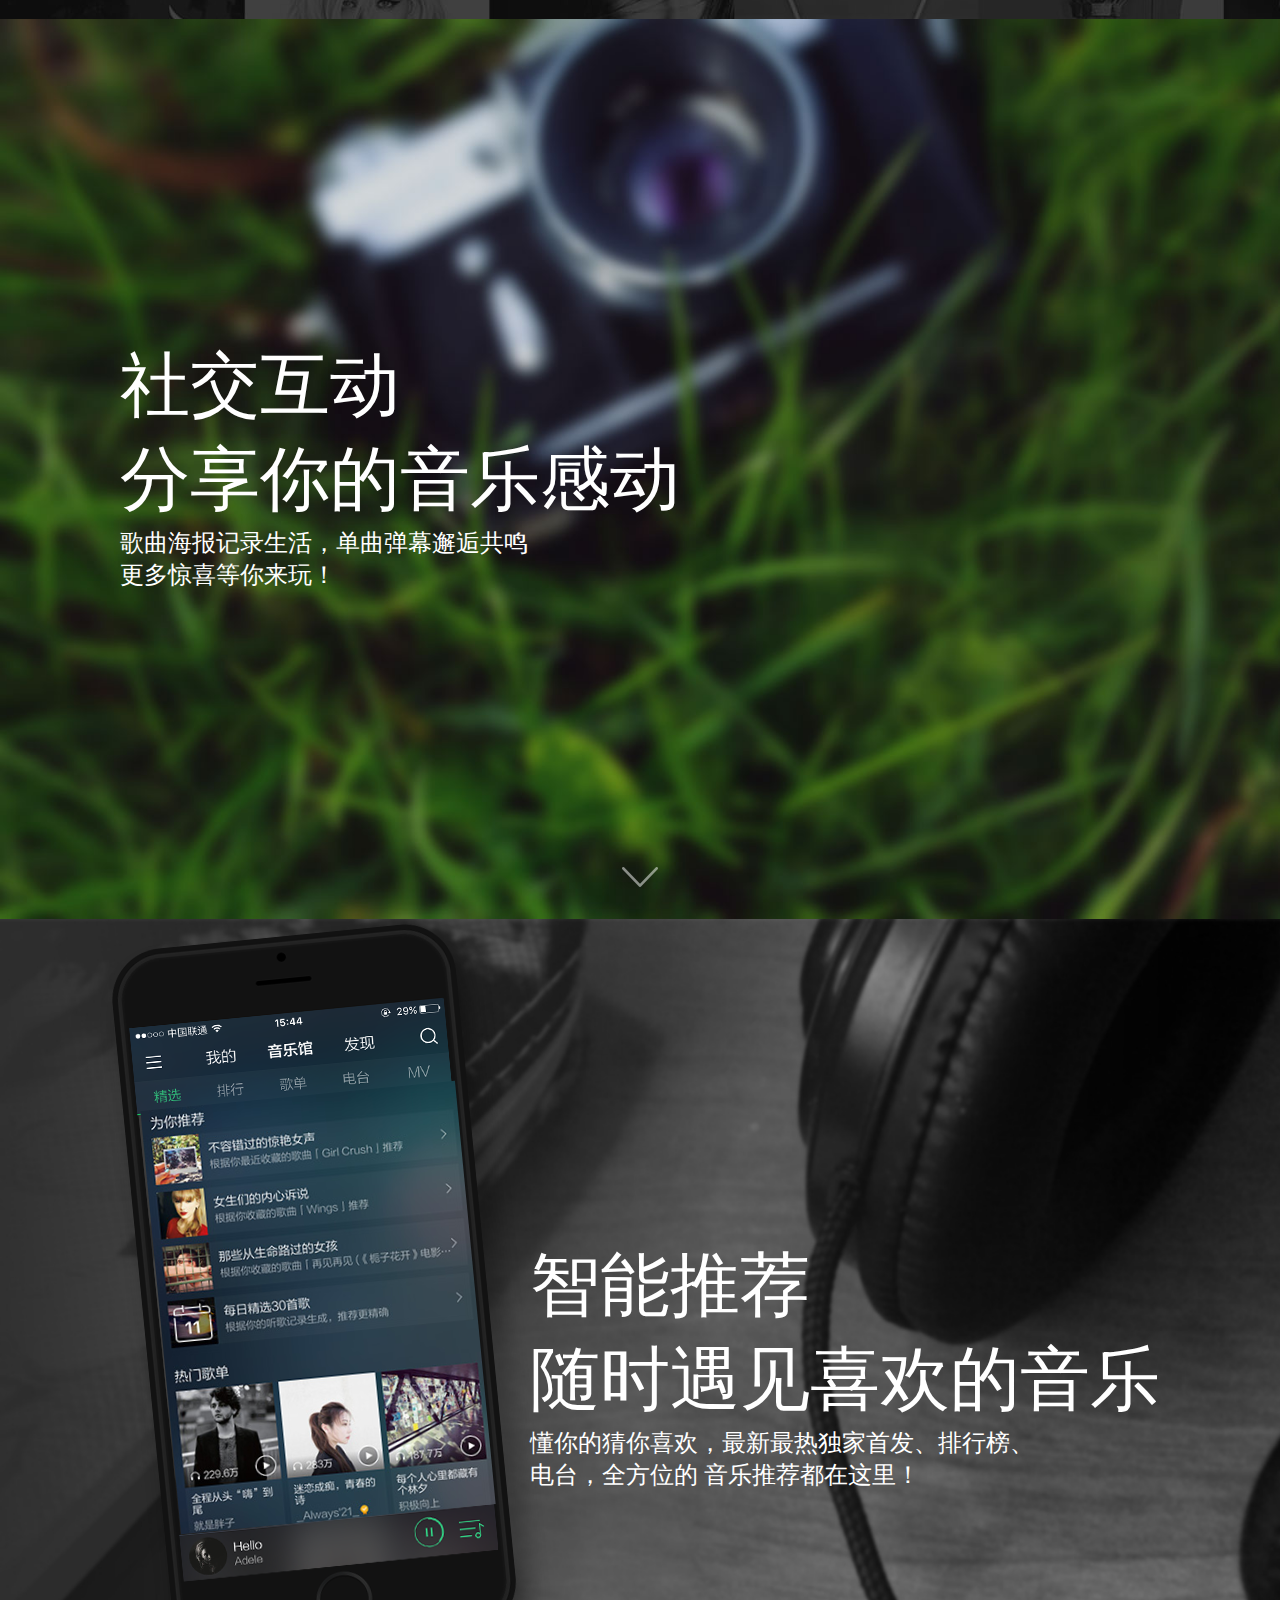
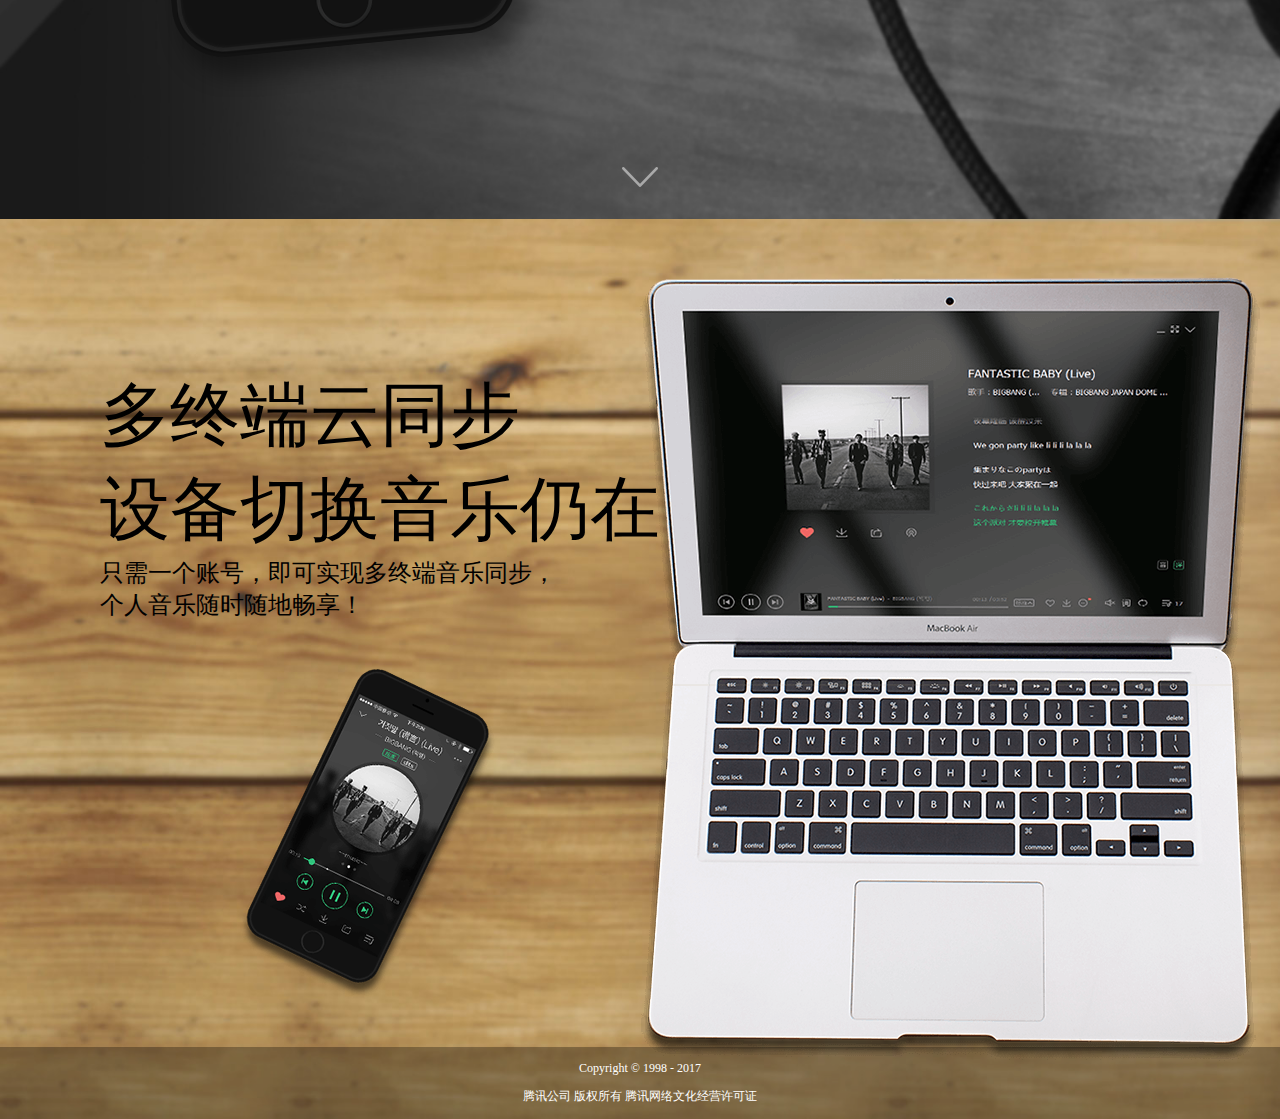
<file: product.html>
<!DOCTYPE html>
<html>
	<head>
		<meta charset="UTF-8">
			<link rel="stylesheet" type="text/css" href="css/product.css"/>
		<title></title>
	</head>
	<body>
		<div class="header">
			<div class="container">
				<div class="header-list">
					<h2 class="logo f-l"><a href="index.html"><img src="download-img/logo.png"/></a></h2>
					<div class="dongtai f-l">
						<a href="#">产品动态</a>
						<a href="download.html">下载</a>
					</div>
					<a class="MAC f-r" href="#">轻听介绍</a>
					<a class="MAC f-r" href="#">MAC版介绍</a>
					<a class="PC f-r" href="#">PC版介绍</a>
				</div>
			</div>
		</div>
		<div class="banner">
			<div class="banner-1" id="ban-1">
				<div class="watch">
					<div class="ten">
						
					</div>
					<div class="second">
						
					</div>
					<div class="needle">
						
					</div>
				</div>
				<div class="content">
					<h1>用PC听歌</h1>
					<h1>加速你的QQ等级</h1>
					<h2>登陆账号听歌60分钟，等级加速0.5天</h2>
					<a class="download" href="#">立即下载</a>
				</div>
			</div>
			<div class="banner-2" id="ban-2">
				<div class="content">
					<h1>极速下载</h1>
					<h1>无网络也能想听就听</h1>
					<a class="download" href="#">立即下载</a>
				</div>
			</div>
			<div class="banner-3" id="ban-3">
				<div class="content">
					<h1>百变播放器</h1>
					<h1>不变好声音</h1>
					<a class="download" href="#">立即下载</a>
				</div>
			</div>
			<div class="banner-4" id="ban-4">
				<div class="content">
					<h1>歌词海报</h1>
					<h1>用音乐记录生活</h1>
					<a class="download" href="#">立即下载</a>
				</div>
			</div>
			<div class="banner-btn">
				<span class="line"></span>
				<a class="btn-pc" onclick="btn1()" id="btn1"></a>
				<a class="btn-mac" onclick="btn2()" id="btn2"></a>
				<a class="btn-iphone" onclick="btn3()" id="btn3"></a>
				<a class="btn-andriod" onclick="btn4()" id="btn4"></a>
				<span class="btn-down"></span>
			</div>
			<div class="star-1"></div>
	   	 	<div class="star-2"></div>
	   	 	<div class="star-3"></div>
		</div>
		<div class="ad1">
			<div class="ad1-title">
				<h1>1500万正版歌曲</h1>
				<h2>国内唯一千万级版权超级平台</h2>
				<h2>你想听的都在这里</h2>
			</div>
			<span class="btn-down"></span>
		</div>
		<div class="ad2">
			<div class="ad2-title">
				<h1>社交互动</h1>
				<h1>分享你的音乐感动</h1>
				<h2>歌曲海报记录生活，单曲弹幕邂逅共鸣</br>更多惊喜等你来玩！</h2>
			</div>
			<div class="ad2-phone">
				<div class="screen-1">
					
				</div>
				<div class="screen-2">
					
				</div>
			</div>
			<span class="btn-down"></span>
		</div>
		<div class="ad3">
			<div class="ad3-title">
				<h1>智能推荐</h1>
				<h1>随时遇见喜欢的音乐</h1>
				<h2>懂你的猜你喜欢，最新最热独家首发、排行榜、</br>电台，全方位的	音乐推荐都在这里！</h2>
			</div>
			<div class="ad3-phone">
				<div class="ad3-screen">
					
				</div>
			</div>
			<span class="btn-down"></span>
		</div>
		<div class="ad4">
			<div class="ad4-title">
				<h1>多终端云同步</h1>
				<h1>设备切换音乐仍在</h1>
				<h2>只需一个账号，即可实现多终端音乐同步，</br>个人音乐随时随地畅享！</h2>
			</div>
			<div class="ad4-phone">
				
			</div>
			<div class="ad4-pc">
				<div class="ad4-pc-keyboard">
					
				</div>
			</div>
		</div>
		<div class="footer">
			<p>Copyright © 1998 - 2017</p>
			<p>腾讯公司  <a href="#">版权所有</a> <a href="#">腾讯网络文化经营许可证</a></p>
		</div>
		<script>
			var jump1 = document.getElementById("ban-1")
			var jump2 = document.getElementById("ban-2")
			var jump3 = document.getElementById("ban-3")
			var jump4 = document.getElementById("ban-4")
			var color1 = document.getElementById("btn1")
			var color2 = document.getElementById("btn2")
			var color3 = document.getElementById("btn3")
			var color4 = document.getElementById("btn4")
			function btn1(){
				jump1.style.display="block";
				jump2.style.display="none";
				jump3.style.display="none";
				jump4.style.display="none";
				color1.style.opacity="1";
				color2.style.opacity=".4";
				color3.style.opacity=".4";
				color4.style.opacity=".4";
			}
			function btn2(){
				jump1.style.display="none";
				jump2.style.display="block";
				jump3.style.display="none";
				jump4.style.display="none";
				color1.style.opacity=".4";
				color2.style.opacity="1";
				color3.style.opacity=".4";
				color4.style.opacity=".4";
			}
			function btn3(){
				jump1.style.display="none";
				jump2.style.display="none";
				jump3.style.display="block";
				jump4.style.display="none";
				color1.style.opacity=".4";
				color2.style.opacity=".4";
				color3.style.opacity="1";
				color4.style.opacity=".4";
			}
			function btn4(){
				jump1.style.display="none";
				jump2.style.display="none";
				jump3.style.display="none";
				jump4.style.display="block";
				color1.style.opacity=".4";
				color2.style.opacity=".4";
				color3.style.opacity=".4";
				color4.style.opacity="1";
			}
		</script>
	</body>
</html>
</file>
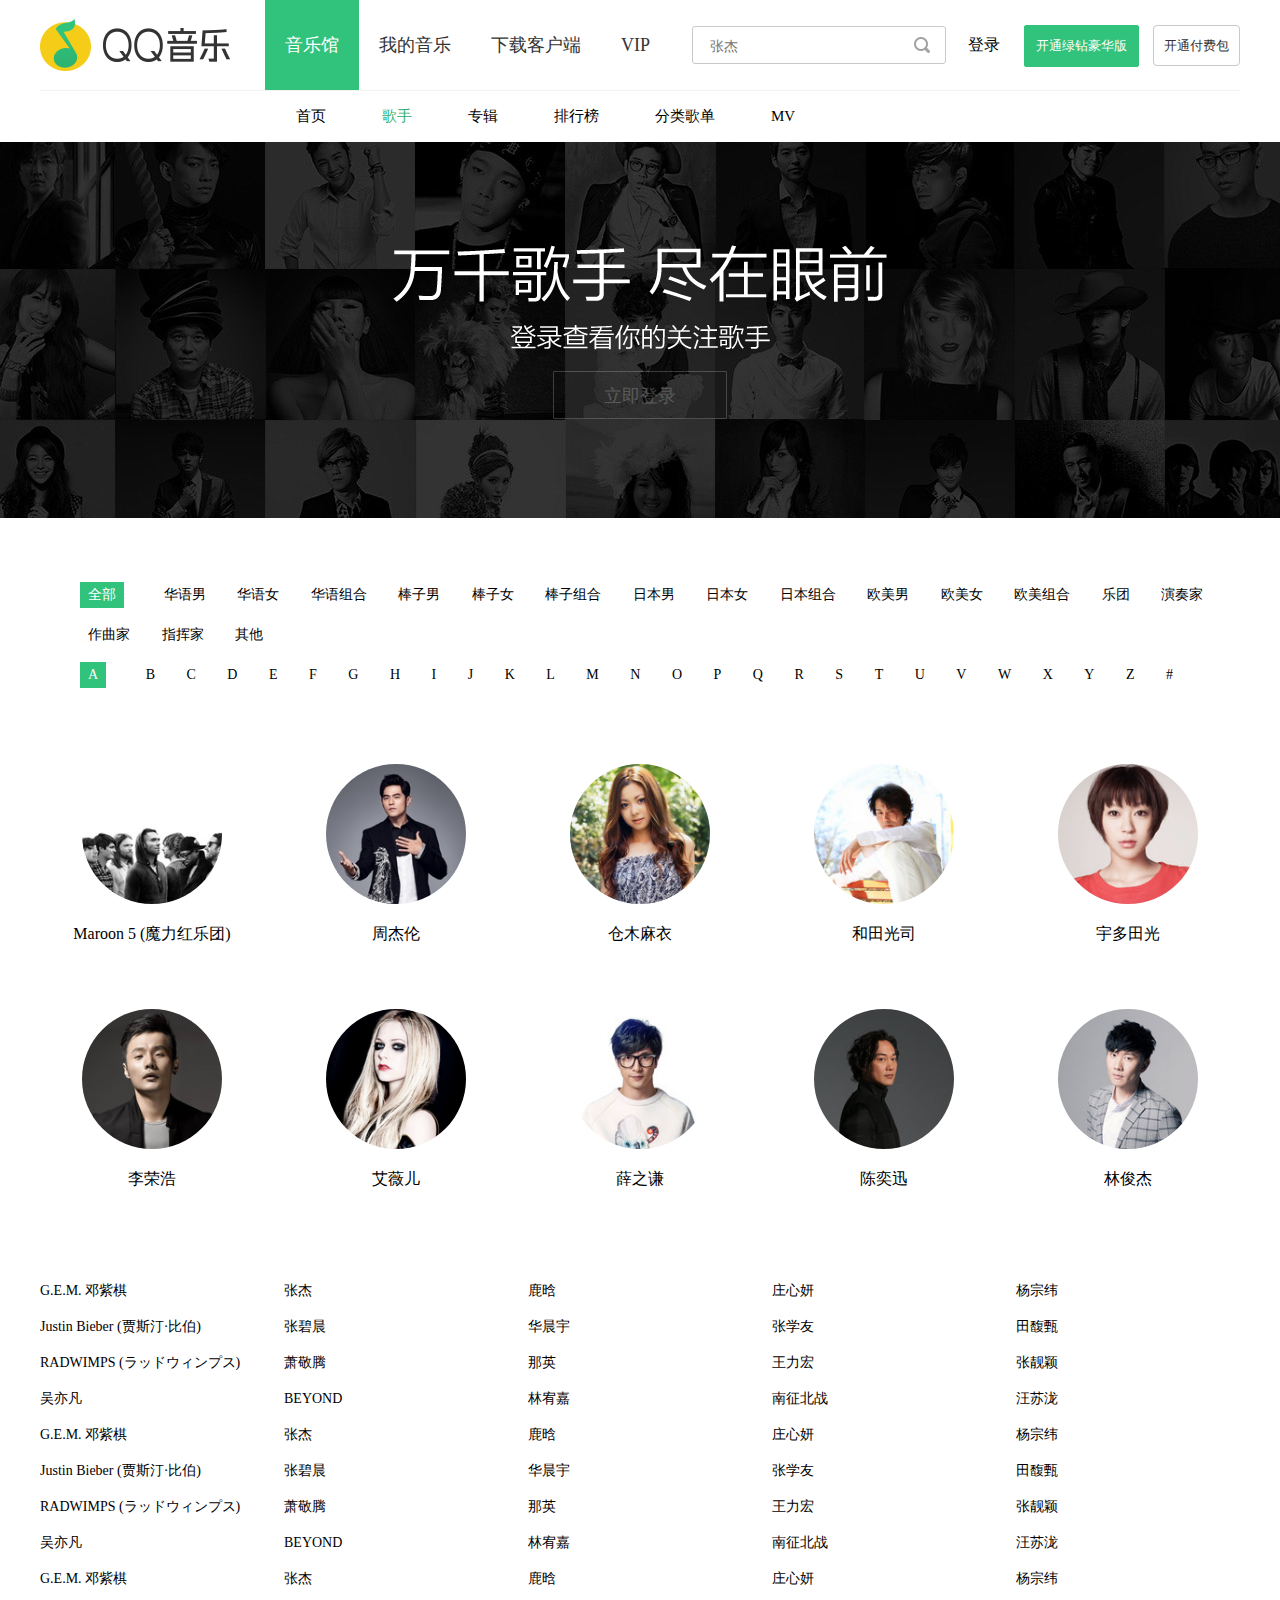
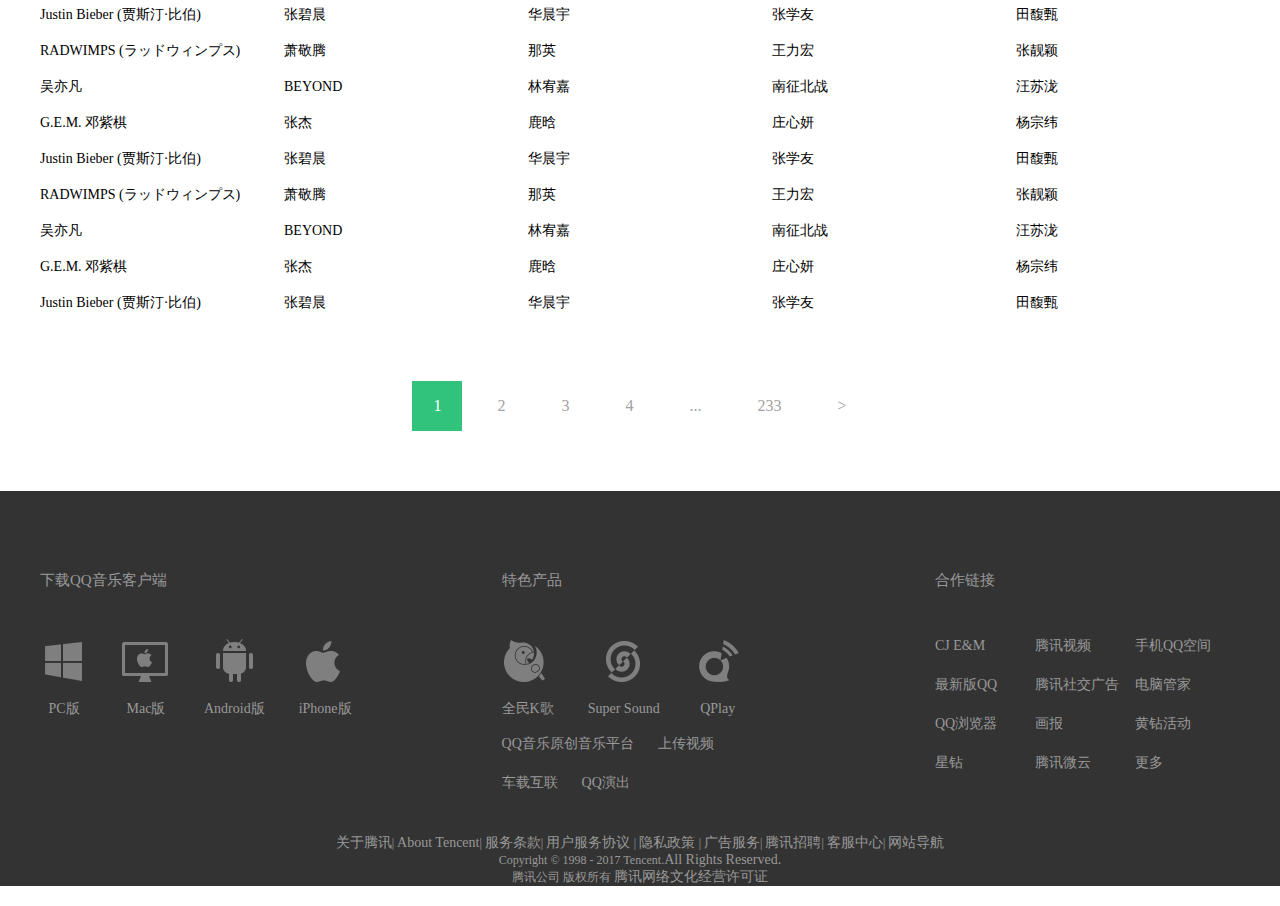
<file: singers.html>
<!DOCTYPE html>
<html>
	<head>
		<meta charset="utf-8" />
		<title>歌手列表 - QQ音乐 - 听我想听的歌!</title>
		<link rel="icon" type="img/png" href="img/title.png"/>
		<link rel="stylesheet" type="text/css" href="css/best.css"/>
		<link rel="stylesheet" href="css/header.css" />
		<link rel="stylesheet" type="text/css" href="css/singers.css"/>
	</head>
	<body>
		<div class="header">
			<div class="container">
				<div class="nav">
					<div class="nav-top">
						<a href="index.html"><img src="img/logo.png" class="top-pic"/></a>
						<ul class="nav-top-list">
							<li>
								<a class="active" href="#" >音乐馆</a>
							</li>
							<li>
								<a href="#">我的音乐</a>
							</li>
							<li>
								<a href="product.html">下载客户端</a>
							</li>
							<li>
								<a href="#">VIP</a>
							</li>
							<div class="clearfix"></div>
						</ul>
						<div class="clearfix"></div>
						<div class="search">
							<div class="search-input">
								<input type="text" placeholder="张杰" onfocus="myfun()" onblur="myclose()"/>
								<button class="search-btn"><span></span></button>
								<ul class="hot-list" id="hot-list">
									<li>
										<a href="#">
											<span class="number">1</span>暧昧<span class="count">29.7万</span>
											<div class="clearfix"></div>
										</a>
									</li>
									<li>
										<a href="#">
											<span class="number">2</span>薛之谦<span class="count">26.9万</span>
											<div class="clearfix"></div>
										</a>
									</li>
									<li>
										<a href="#">
											<span class="number">3</span>飘洋过海来看你<span class="count">19.9万</span>
											<div class="clearfix"></div>
										</a>
									</li>
									<li>
										<a href="#">
											<span class="number">4</span>凉凉<span class="count">18.3万</span>
											<div class="clearfix"></div>
										</a>
									</li>
									<li>
										<a href="#">
											<span class="number">5</span>张杰<span class="count">11万</span>
											<div class="clearfix"></div>
										</a>
									</li>
									<li>
										搜索历史<span class="delete"></span>
									</li>
								</ul>
							</div>
						</div>
						<div class="nav-top-btn">
							<a href="#" class="login">登录</a>
							<a href="#" class="btn btn-success kaitong" onclick="myvip()">开通绿钻豪华版</a>
							<a href="#" class="pay btn-default">开通付费包</a>
							<div class="clearfix"></div>
						</div>
					</div>
					<div class="nav-bottom">
						<ul class="nav-bottom-list">
							<li>
								<a href="index.html" >首页</a>
							</li>
							<li>
								<a class="active-text"  href="#">歌手</a>
							</li>
							<li>
								<a href="#">专辑</a>
							</li>
							<li>
								<a href="#">排行榜</a>
							</li>
							<li>
								<a href="#">分类歌单</a>
							</li>
							<li>
								<a href="#">MV</a>
							</li>
						</ul>
					</div>
				</div>
			</div>
		</div>
		
		
		
		<!--登陆框-->
		<div class="dialog" id="chongzhi">
			<div class="dialog-login">
				<h4><a href="#">QQ登录</a></h4>
				<span class="turnoff" onclick="myquxiao()"></span>
				<h3>快速安全登录</h3>
				<p>请使用<a href="#">QQ手机版</a>扫描二维码，</br>安全登录，防止盗号。</p>
				<div class="picture">
					<img class="erweima" src="img/ptqrshow.png"/>
				    <img class="sd-cod" src="img/small_24_tiny.png"/>
				</div>
			</div>
		</div>
		<div class="singer-pic">
			<div class="list"></div>
			<div class="list-F"></div>
			<div class="login-1"><span>立即登录</span></div>
		</div>
		<hbody>
			<div class="conter">
				<div class="singer-tag">
					<div class="singer-tag-F">
						<a href="#">全部</a>
						<a href="#">华语男</a>
						<a href="#">华语女</a>
						<a href="#">华语组合</a>
						<a href="#">棒子男</a>
						<a href="#">棒子女</a>
						<a href="#">棒子组合</a>
						<a href="#">日本男</a>
						<a href="#">日本女</a>
						<a href="#">日本组合</a>
						<a href="#">欧美男</a>
						<a href="#">欧美女</a>
						<a href="#">欧美组合</a>
						<a href="#">乐团</a>
						<a href="#">演奏家</a>
						<a href="#">作曲家</a>
						<a href="#">指挥家</a>
						<a href="#">其他</a>
					</div>
					<div class="singer-tag-F">
						<a href="#">A</a>
						<a href="#">B</a>
						<a href="#">C</a>
						<a href="#">D</a>
						<a href="#">E</a>
						<a href="#">F</a>
						<a href="#">G</a>
						<a href="#">H</a>
						<a href="#">I</a>
						<a href="#">J</a>
						<a href="#">K</a>
						<a href="#">L</a>
						<a href="#">M</a>
						<a href="#">N</a>
						<a href="#">O</a>
						<a href="#">P</a>
						<a href="#">Q</a>
						<a href="#">R</a>
						<a href="#">S</a>
						<a href="#">T</a>
						<a href="#">U</a>
						<a href="#">V</a>
						<a href="#">W</a>
						<a href="#">X</a>
						<a href="#">Y</a>
						<a href="#">Z</a>
						<a href="#">#</a>
					</div>
				</div>
			</div>
			<div class="conter">
				<ul class="sing-pic-F">
					<li>
						<div class="sing-pic f-l">
							<a href="#"><img src="img/M5.jpg" /></a>
							<h2><a href="#">Maroon 5 (魔力红乐团)</a></h2>
						</div>
					</li>
					<li>
						<div class="sing-pic f-l">
							<a href="#"><img src="img/jay.jpg" /></a>
							<h2><a href="#">周杰伦</a></h2>
						</div>
					</li>
					<li>
						<div class="sing-pic f-l">
							<a href="#"><img src="img/cangmu.jpg" /></a>
							<h2><a href="#">仓木麻衣</a></h2>
						</div>
					</li>
					<li>
						<div class="sing-pic f-l">
							<a href="#"><img src="img/hetian.jpg" /></a>
							<h2><a href="#">和田光司</a></h2>
						</div>
					</li>
					<li>
						<div class="sing-pic f-l">
							<a href="#"><img src="img/yuduo.jpg" /></a>
							<h2><a href="#">宇多田光</a></h2>
						</div>
					</li>
					<li>
						<div class="sing-pic f-l">
							<a href="#"><img src="img/li.jpg" /></a>
							<h2><a href="#">李荣浩</a></h2>
						</div>
					</li>
					<li>
						<div class="sing-pic f-l">
							<a href="#"><img src="img/avril.jpg" /></a>
							<h2><a href="#">艾薇儿</a></h2>
						</div>
					</li>
					<li>
						<div class="sing-pic f-l">
							<a href="#"><img src="img/xue.jpg" /></a>
							<h2><a href="#">薛之谦</a></h2>
						</div>
					</li>
					<li>
						<div class="sing-pic f-l">
							<a href="#"><img src="img/eason.jpg" /></a>
							<h2><a href="#">陈奕迅</a></h2>
						</div>
					</li>
					<li>
						<div class="sing-pic f-l">
							<a href="#"><img src="img/JJ.jpg" /></a>
							<h2><a href="#">林俊杰</a></h2>
						</div>
					</li>
				</ul>
				<ul class="singer-name">
					<li><a href="#">G.E.M. 邓紫棋</a></li>
					<li><a href="#">张杰</a></li>
					<li><a href="#">鹿晗</a></li>
					<li><a href="#">庄心妍</a></li>
					<li><a href="#">杨宗纬</a></li>
					<li><a href="#">Justin Bieber (贾斯汀·比伯)</a></li>
					<li><a href="#">张碧晨</a></li>
					<li><a href="#">华晨宇</a></li>
					<li><a href="#">张学友</a></li>
					<li><a href="#">田馥甄</a></li>
					<li><a href="#">RADWIMPS (ラッドウィンプス)</a></li>
					<li><a href="#">萧敬腾</a></li>
					<li><a href="#">那英</a></li>
					<li><a href="#">王力宏</a></li>
					<li><a href="#">张靓颖</a></li>
					<li><a href="#">吴亦凡</a></li>
					<li><a href="#">BEYOND</a></li>
					<li><a href="#">林宥嘉</a></li>
					<li><a href="#">南征北战</a></li>
					<li><a href="#">汪苏泷</a></li>
					<li><a href="#">G.E.M. 邓紫棋</a></li>
					<li><a href="#">张杰</a></li>
					<li><a href="#">鹿晗</a></li>
					<li><a href="#">庄心妍</a></li>
					<li><a href="#">杨宗纬</a></li>
					<li><a href="#">Justin Bieber (贾斯汀·比伯)</a></li>
					<li><a href="#">张碧晨</a></li>
					<li><a href="#">华晨宇</a></li>
					<li><a href="#">张学友</a></li>
					<li><a href="#">田馥甄</a></li>
					<li><a href="#">RADWIMPS (ラッドウィンプス)</a></li>
					<li><a href="#">萧敬腾</a></li>
					<li><a href="#">那英</a></li>
					<li><a href="#">王力宏</a></li>
					<li><a href="#">张靓颖</a></li>
					<li><a href="#">吴亦凡</a></li>
					<li><a href="#">BEYOND</a></li>
					<li><a href="#">林宥嘉</a></li>
					<li><a href="#">南征北战</a></li>
					<li><a href="#">汪苏泷</a></li>
					<li><a href="#">G.E.M. 邓紫棋</a></li>
					<li><a href="#">张杰</a></li>
					<li><a href="#">鹿晗</a></li>
					<li><a href="#">庄心妍</a></li>
					<li><a href="#">杨宗纬</a></li>
					<li><a href="#">Justin Bieber (贾斯汀·比伯)</a></li>
					<li><a href="#">张碧晨</a></li>
					<li><a href="#">华晨宇</a></li>
					<li><a href="#">张学友</a></li>
					<li><a href="#">田馥甄</a></li>
					<li><a href="#">RADWIMPS (ラッドウィンプス)</a></li>
					<li><a href="#">萧敬腾</a></li>
					<li><a href="#">那英</a></li>
					<li><a href="#">王力宏</a></li>
					<li><a href="#">张靓颖</a></li>
					<li><a href="#">吴亦凡</a></li>
					<li><a href="#">BEYOND</a></li>
					<li><a href="#">林宥嘉</a></li>
					<li><a href="#">南征北战</a></li>
					<li><a href="#">汪苏泷</a></li>
					<li><a href="#">G.E.M. 邓紫棋</a></li>
					<li><a href="#">张杰</a></li>
					<li><a href="#">鹿晗</a></li>
					<li><a href="#">庄心妍</a></li>
					<li><a href="#">杨宗纬</a></li>
					<li><a href="#">Justin Bieber (贾斯汀·比伯)</a></li>
					<li><a href="#">张碧晨</a></li>
					<li><a href="#">华晨宇</a></li>
					<li><a href="#">张学友</a></li>
					<li><a href="#">田馥甄</a></li>
					<li><a href="#">RADWIMPS (ラッドウィンプス)</a></li>
					<li><a href="#">萧敬腾</a></li>
					<li><a href="#">那英</a></li>
					<li><a href="#">王力宏</a></li>
					<li><a href="#">张靓颖</a></li>
					<li><a href="#">吴亦凡</a></li>
					<li><a href="#">BEYOND</a></li>
					<li><a href="#">林宥嘉</a></li>
					<li><a href="#">南征北战</a></li>
					<li><a href="#">汪苏泷</a></li>
					<li><a href="#">G.E.M. 邓紫棋</a></li>
					<li><a href="#">张杰</a></li>
					<li><a href="#">鹿晗</a></li>
					<li><a href="#">庄心妍</a></li>
					<li><a href="#">杨宗纬</a></li>
					<li><a href="#">Justin Bieber (贾斯汀·比伯)</a></li>
					<li><a href="#">张碧晨</a></li>
					<li><a href="#">华晨宇</a></li>
					<li><a href="#">张学友</a></li>
					<li><a href="#">田馥甄</a></li>
					<div class="fix"></div>
				</ul>

				<div class="pic-num">
					<a href="#">1</a>
					<a href="#">2</a>
					<a href="#">3</a>
					<a href="#">4</a>
					<a href="#">...</a>
					<a href="#">233</a>
					<a href="#">></a>
				</div>
			</div>
		</hbody>
		<div class="footer">
			<div class="container">
				<div class="footer-body">
					<div class="footer-body-l f-l">
						<h3>下载QQ音乐客户端</h3>
						<ul class="dl-list list-inline">
							<li class="dl-1">
								<a href="#"><span></span>PC版</a>
							</li>
							<li class="dl-2">
								<a href="#"><span></span>Mac版</a>
							</li>
							<li class="dl-3">
								<a href="#"><span></span>Android版</a>
							</li>
							<li class="dl-4">
								<a href="#"><span></span>iPhone版</a>
							</li>
						</ul>
					</div>
					<div class="footer-body-m f-l">
						<h3>特色产品</h3>
						<ul class="dl-list list-inline">
							<li class="dl-1">
								<a href="#"><span></span>全民K歌</a>
							</li>
							<li class="dl-2">
								<a href="#"><span></span>Super Sound</a>
							</li>
							<li class="dl-3">
								<a href="#"><span></span>QPlay</a>
							</li>
						</ul>
						<a href="#">QQ音乐原创音乐平台</a>
						<a href="#">上传视频</a><br />
						<a href="#">车载互联</a>
						<a href="#">QQ演出</a>
					</div>
					<div class="footer-body-r f-r">
						<h3>合作链接</h3>
						<ul class="co-link">
							<li><a href="#">CJ E&M</a></li>
							<li><a href="#">腾讯视频</a></li>
							<li><a href="#">手机QQ空间</a></li>
							<li><a href="#">最新版QQ</a></li>
							<li><a href="#">腾讯社交广告</a></li>
							<li><a href="#">电脑管家</a></li>
							<li><a href="#">QQ浏览器</a></li>
							<li><a href="#">画报</a></li>
							<li><a href="#">黄钻活动</a></li>
							<li><a href="#">星钻</a></li>
							<li><a href="#">腾讯微云</a></li>
							<li><a href="#">更多</a></li>
							<div class="clearfix"></div>
						</ul>
					</div>
					<div class="clearfix"></div>
				</div>
				<div class="footer-bottom">
					<p>
						<a href="#">关于腾讯</a><span>|</span>
						<a href="#">About Tencent</a><span>|</span>
						<a href="#">服务条款</a><span>|</span>
						<a href="#">用户服务协议 </a><span>|</span>
						<a href="#">隐私政策 </a><span>|</span>
						<a href="#">广告服务</a><span>|</span>
						<a href="#">腾讯招聘</a><span>|</span>
						<a href="#">客服中心</a><span>|</span>
						<a href="#">网站导航</a>
					</p>
					<p>
						Copyright © 1998 - 2017 Tencent.<a href="#">All Rights Reserved.</a>
					</p>
					<p>
						腾讯公司 版权所有 <a>腾讯网络文化经营许可证</a>
					</p>
				</div>
			</div>
		</div>
		<script type="text/javascript" src="js/new_file.js" ></script>
		<script>
			var jump = document.getElementById("hot-list")
			function myfun() {
				jump.style.display="block";
			}
			var guanbi =document.getElementById("hot-list")
			function myclose() {
				guanbi.style.display="none";
			}
			var vip = document.getElementById("chongzhi")
			function myvip() {
				vip.style.display="block";
			}
			var quxiao = document.getElementById("chongzhi")
			function myquxiao() {
				quxiao.style.display="none";
			}
		</script>
	</body>
</html>
</file>
<file: css/bangdan.css>
body,ul,ol {
	padding: 0;
	margin: 0;
}
.f-l{
	float: left;
}
.f-r{
	float: right;
}
.clearfix{
	clear: both;
}

ul,li{
	list-style: none;
}
img{
	display: inline-block;
}
a{
	color: inherit;
	text-decoration: none;
}
a:hover{
	text-decoration: none;
}
.container{
	width: 1200px;
	margin: 0 auto;
	padding-left: 0;
	padding-right: 0;
}
section{
	background: url(../img/bg_detail.jpg) no-repeat;
	padding-top: 50px;
}
.nav{
	padding-top: 90px;
	padding-left: 0;
	padding-right: 0;
    max-width: 1200px;
    margin: 0 auto;
    position: relative;
}
.nav-top>a>img{
	float: left;
	position: absolute;
	left: 0;
    top: 19px;
}
.nav-top-list{
	float: left;
	line-height: 90px;
	position: absolute;
    left: 225px;
    top: 0;
    padding-left: 0;
    margin: 0;
}
.nav-top-list>li{
	float: left;
	line-height: 90px;
	text-align: center;
}
.nav-top-list>li>a{
	display: inline-block;
	height: 90px;
	line-height: 90px;
	font-size: 18px;
	color: #333;
	padding: 0 20px;
}
.nav-top-list>li>a {
	text-decoration: none;
}
.nav-top-list>li>a:hover{
    color: #31c27c;
}
.active{
	background-color: #31c27c;
    color: #FFFFFF !important;
    text-decoration: none;
}
.search{
    position: absolute;
    top: 0;
    right: 294px;
}
.search-input{
	border: 1px solid #c9c9c9;
    padding: 0 33px 0 15px;
    line-height: 36px;
    height: 36px;
    margin-top: 26px;
    position: relative;
    border-radius: 3px;
    background-color: #fff;
    -webkit-transition: width .6s ease-out;
    transition: width .6s ease-out;
}
.hot-list{
	position: absolute;
    top: 36px;
    left: -1px;
    width: 248px;
	border: 1px solid #c9c9c9;
	padding: 0;
	z-index: 999;
	padding-top: 10px;
	background-color: #FFFFFF;
	display: none;
}
.number{
	color: #ff4222;
    float: left;
    width: 18px;
    margin-left: 10px;
}
.count{
	float: right;
	color: #C0C0C0;
	font-size: 12px;
	margin-right: 10px;
}
.hot-list>li>a{
	text-decoration: none;
}
.hot-list>li:hover{
	background-color: #31c27c;
}
.hot-list>li:nth-child(6):hover{
	background-color: #FFFFFF;
}
.hot-list>li:nth-child(6){
	padding-left: 20px;
}
.hot-list>li:hover>a{
	color: #FFFFFF;
}
.hot-list>li:hover>a>.count{
    color: #FFFFFF;
}
.hot-list>li:nth-child(6){
	position: relative;
	margin-top: 20px;
}
.delete{
	position: absolute;
    top: 13px;
    left: 220px;
    margin-top: -6px;
    width: 18px;
    height: 18px;
    background-image: url(../img/icon_sprite.png);
    background-position: 100px 0;
}
.delete:hover{
	background-position: -20px -60px;;
}
.search-input>input{
	width: 200px;
    height: 36px;
    border: 0 none;
    font-size: 14px;
    background: 0 0;
    outline: none;
}
.search-btn{
	position: absolute;
    top: 0;
    right: 0;
    border: 0 none;
    width: 38px;
    height: 35px;
    overflow: visible;
    background: 0 0;
    outline: none;
    cursor: pointer;
}
.search-btn>span{
	position: absolute;
    top: 50%;
    right: 15px;
    margin-top: -8px;
    width: 16px;
    height: 16px;
    background-image: url(../img/icon_sprite.png);
    background-position: 0 -40px;
}
.search-btn:hover span{
	 background-position: 0 -60px;
}
.nav-top-btn{
	position: absolute;
    top: 0;
    right: 0;
    height: 90px;
    line-height: 90px;
}
.login{
	position: relative;
    font-size: 16px;
    float: left;
    width: 38px;
    margin-right: 11px;
    text-align: center;
    text-decoration: none;
}
.login:hover{
	color: #31c27c;
	text-decoration: none;
}
.kaitong{
	display: inline-block;
	line-height: 40px;
    padding: 0 11px;
    margin-left: 10px;
    margin-right: 0;
    font-size: 13px;
    border: 1px solid #31c27c;
    background-color: #31c27c;
    color: #fff;
    border-radius: 2px;
}
.kaitong:hover{
	background-color: #2caf6f;
    border-color: #2caf6f;
}
.pay{
	line-height: 40px;
	padding: 0 11px;
    margin-left: 10px;
    margin-right: 0;
    font-size: 13px;
    border: 1px solid #c9c9c9;
    color: #333;
    padding: 12px 10px;
    border-radius: 4px;
}
.pay:hover{
	background-color: #ccc;
	text-decoration: none;
	color: #000000;
}
.nav-bottom{
	border-top: 1px solid #f2f2f2;
}

.nav-bottom-list{
	height: 51px;
    line-height: 51px;
    margin: 0;
    padding-left: 256px;
}
.nav-bottom-list>li{
	float: left;
	font-size: 15px;
    margin-right: 56px
}
.nav-bottom-list>li>a{
	text-decoration: none;
}
.nav-bottom-list>li>a:hover{
	color: #2caf6f;
}
.nav-bottom-list>li:first-child>a{
	color: #31c27c;
}

.nav-side{
    border: 1px solid #f2f2f2;
    margin-bottom: 35px;
    width: 178px;
    line-height: 22px;
    font-size: 15px;
    margin: 0;
    padding: 8px 0;
    border: 1px solid ##ebebeb;

}
.nav-side>p{
	text-align: center;
	line-height: 60px;
    font-size: 20px;
    font-weight: 400;
    border-bottom: 1px solid #ebebeb;
    margin: 0 20px 10px;
}
.popular>li{
	/*position: absolute*/
	display: inline-block;
	width: 144px;
	height: 30px;
	font-size: 15px;   
	padding: 0px 17px;
	margin-bottom: 5px;
	margin-top: 5px;
}
.popular>li>a{
	text-decoration: none;
}
.popular>li>a:hover{
	color: #2caf6f;
}
.zhishu{
	display: inline-block;
	background-color: #31c27c;
    color: #FFFFFF !important;
    text-decoration: none;
    width: 100%;
    height: 100%;
    text-align: center;
    line-height: 44px;
}
.quanqiu>li{
	font-size: 15px;
    /*display: block;*/
    line-height: 22px;
    padding-left: 0;
    margin: 15px 18px 13px 20px;
}
.quanqiu>li>a{
	text-decoration: none;
}
.quanqiu>li>a:hover{
	color: #2caf6f;
}
.list{
	width: 990px;
}
.ranking-list{
	line-height: 64px;
    margin-bottom: 10px;
}
.ranking-list>a{
	color: #333333;
	text-decoration: none;
}
.ranking-list>a:hover{
	color: #2caf6f;
}
.ranking-list>h1{
    font-weight: 400;
    font-size: 24px;
    margin-right: 20px;
    margin-top: 0;
  
}
.riqi{
	display: inline-block;
	font-size: 14px;
	line-height: 64px;
	margin-left: 15px;
}
.guize{
	display: inline-block;
	font-size: 14px;
	line-height: 64px;
	margin-left: 15px;
}

.bofang{
	display: inline-block;
	line-height: 39px;
    background-color: #31c27c;
    padding-left: 23px;
    padding-right: 23px;
    font-size: 14px;
    color: #fff;
    border: 1px solid #31C27C;
    border-radius: 2px;
}
.bofang span {
	display: inline-block;
	width: 13px;
	height: 16px;
	background-image: url(../img/icon_sprite.png);
	background-position: -80px -220px;
	vertical-align: -3px;
	margin-right: 5px;
}
.tianjia{
    display: inline-block;
	line-height: 39px;
	background-color: #FFFFFF;
    padding-left: 23px;
    padding-right: 23px;
    font-size: 14px;
    color: #535353;
    border: 1px solid #ddd;
    border-radius: 2px;   
}
.tianjia span{
	display: inline-block;
	width: 16px;
	height: 16px;
	background-image: url(../img/icon_sprite.png);
	background-position: -20px 0px;
	vertical-align: -3px;
	margin-right: 5px;
}
.xiazai{
	display: inline-block;
	line-height: 39px;
	background-color: #FFFFFF;
    padding-left: 23px;
    padding-right: 23px;
    font-size: 14px;
    color: #535353;
    border: 1px solid #ddd;
    border-radius: 2px; 
}
.xiazai span{
	display: inline-block;
	width: 16px;
	height: 16px;
	background-image: url(../img/icon_sprite.png);
	background-position: -40px -220px;
	vertical-align: -3px;
	margin-right: 5px;
}
.piliang{
	display: inline-block;
	line-height: 39px;
	background-color: #FFFFFF;
    padding-left: 23px;
    padding-right: 23px;
    font-size: 14px;
    color: #535353;
    border: 1px solid #ddd;
    border-radius: 2px; 
}
.piliang span{
	display: inline-block;
	width: 16px;
	height: 16px;
	background-image: url(../img/icon_sprite.png);
	background-position: -120px 0;
	vertical-align: -3px;
	margin-right: 5px;
}
.piliang:hover{
	background-color: #ddd;
    border-color: #CCCCCC;
    background-position: -120px 0;
}
.xiazai:hover{
	background-color: #ddd;
    border-color: #CCCCCC;
    background-position: -40px -220px;
}
.tianjia:hover{
	background-color: #ddd;
    border-color: #CCCCCC;
    background-position: -20px 0px;
}
.bofang:hover{
	background-color: #2caf6f;
    border-color: #2caf6f;
    background-position: -80px -220px;
}

.songlist-header li{
	float: left;
} 
.songlist-header{
	padding-left: 122px;
	height: 50px;
}
.songlist-header-name{
    width:68%;
}
.songlist-header-author{
	padding-left: 20px;
    width: 23.611111%;
}
.songlist-header-time{
     width: 50px;
}
.songlist{
	font-size: 14px;
}
.number-top{
	display: inline-block;
	height: 80px;
	width: 45px;
    top: 2px;
    left: 0;
    text-align: right;
    font-size: 24px;
    color: #ff4222;
    vertical-align: middle;
    text-align: center;
    line-height: 80px;
}
.number-er{
	display: inline-block;
	height: 80px;
	width: 45px;
    top: 2px;
    left: 0;
    text-align: right;
    font-size: 24px;
    color: #333;
    vertical-align: middle;
    text-align: center;
    line-height: 80px;
}
.rank{
	display: inline-block;
	text-align: center;
	width: 72px;
    height: 80px;
    vertical-align: middle;
}
.rank span{
	display: inline-block;
	width: 15px;
    height: 15px;
	background-image: url(../img/icon_rank.png);
    background-position: 0 -60px;
    margin-top:27px;
    margin-left: 28.5px;
    margin-right: 28.5px;  
}
.paihangbang{
	position: relative;
}
.paihangbang:hover .btn-play{
	display: block;
}
.paihangbang img{
	width: 70px;
	height: 70px;
	vertical-align: middle;
}
.singer,.singer-er,.singer-si{
	position: absolute;
	right: 200px;
	top: 35%;
}
.exclusive{
	margin-left: 20px;
}
.dujia{
	display: inline-block;
	width: 34px;
    height: 16px;
    background-image: url(../img/icon_sprite.png);
    background-position: -80px -280px;
    vertical-align: middle;
}
.nav-divider{
	display: inline-block;
	width: 34px;
    height: 16px;
    background-image: url(../img/icon_sprite.png);
    background-position: -40px -280px;
    vertical-align: middle;
}
.paihangbang-er{
	position: relative;
	background-color: #fbfbfd;
}
.paihangbang-er img{
	width: 70px;
	height: 70px;
	vertical-align: middle;
}
.paihangbang-er:hover .btn-play{
	display: block;
}
.time-er ,.time{
	position: absolute;
	right: 20px;
	top: 35%;
}
.btn-play{
	position: absolute;
    top: 20px;
    right: 290px;
	height: 36px;
	width: 184px;
	display: none;
}
.a1{
	display: inline-block;
	width: 36px;
	height: 36px;
	margin-right: 5px;
	background-image: url(../img/icon_list_menu.png);
	background-position: 0 0;
}
.a1:hover{
	background-position: -40px 0;
}
.b2{    
	display: inline-block;
	width: 36px;
	height: 36px;
	margin-right: 5px;
	background-image: url(../img/icon_list_menu.png);
	background-position: 0 156px;
}
.b2:hover{
	background-position: -40px 156px;
}
.c3{
    display: inline-block;
	width: 36px;
	height: 36px;
	margin-right: 5px;
	background-image: url(../img/icon_list_menu.png);
	background-position: 0 116px;
}
.c3:hover{
	background-position: -40px 116px;
}
.d4{
    display: inline-block;
	width: 36px;
	height: 36px;
	background-image: url(../img/icon_list_menu.png);
	background-position: 0 196px;
}
.d4:hover{
	background-position: -40px 196px;
}
.btn-play.a1:hover{
	display: block;
}

.mod-page-nav{
	clear: both;
    text-align: center;
    margin-bottom: 60px;
    font-size: 0;
    margin-top: 50px;
}
.one{
	font-size: 16px;
    font-weight: 400;
    display: inline-block;
    line-height: 50px;
    margin: 0 5px;
    padding: 0 21px;
    box-sizing: border-box;
    min-width: 24px;
    color: #fff;
    background-color: #31c27c;
}

.mod-page-nav a{
	font-size: 16px;
    font-weight: 400;
    display: inline-block;
    line-height: 50px;
    margin: 0 5px;
    padding: 0 21px;
    box-sizing: border-box;
    min-width: 24px;
    color: #a2a2a2;
}
.mod-page-nav span{
	display: inline-block;
	width: 10px;
	height: 12px;
	background-image: url(../img/icon_sprite.png);
	background-position: 0 0;
	margin-left: 35px;
	/*vertical-align: middle;*/
}
.two:hover{
	background-color: #31c27c;
	color: #fff;
}
.three:hover{
	background-color: #31c27c;
	color: #fff;
}
.four:hover{
	background-color: #31c27c;
	color: #fff;
}
.wubai:hover{
	background-color: #31c27c;
	color: #fff;
}
.mod-page-nav span:hover{
	background-color: #31c27c;
	background-position: 0 0;
}





.footer{
	background-color: #333;
}
.footer a{
	font-size: 14px;
}
.footer-body{
	border-bottom: 1px solid #353535;
}
.footer-body-l,.footer-body-m,.footer-body-r{
	display: inline-block;
}
.footer-body-m{
	padding-left: 50px;
}
.footer-body-l>h3,.footer-body-m>h3,.footer-body-r>h3{
	display: inline-block;
	font-size: 15px;
    font-weight: 400;
    padding: 80px 0 46px;
    color: #999999;
}
.dl-list{
	padding-left: 0;
	margin-bottom: 16px;
}
.dl-list>li{	
	text-align: center;
	color: #999999;
	margin-right: 30px;
	display: inline-block;
}
.dl-1>a>span,.dl-2>a>span,.dl-3>a>span,.dl-4>a>span{
	display: block;
	width: 48px;
	height: 48px;
	margin: 0 auto 15px auto;
}
.dl-1>a>span{
	background-image: url(../img/footer.png);
	background-position: 2px 0 ;
}
.dl-2>a>span{
	background-image: url(../img/footer.png);
	background-position: -92px 0;
}
.dl-3>a>span{
	background-image: url(../img/footer.png);
	background-position: -184px 0;
}
.dl-4>a>span{
	background-image: url(../img/footer.png);
	background-position:-274px 0;
}
.dl-1:hover>a>span,.dl-2:hover>a>span,.dl-3:hover>a>span,.dl-4:hover>a>span{
	background-position-y: 47px;
}
.dl-1:hover>a,.dl-2:hover>a,.dl-3:hover>a,.dl-4:hover>a{
	color: #31c27c;
}
.footer-body-m{
margin-left: 70px;
}
.footer-body-m .dl-1>a>span{
	background-image: url(../img/footer.png);
	background-position: -370px 0;
}
.footer-body-m .dl-2>a>span{
	background-image: url(../img/footer.png);
	background-position: -458px 0;
}
.footer-body-m .dl-3>a>span{
	background-image: url(../img/footer.png);
	background-position: -558px 0;
}
.footer-body-m .dl-1:hover>a>span,.footer-body-m .dl-2:hover>a>span,.footer-body-m .dl-3:hover>a>span{
	background-position-y: 47px;
}
.footer-body-m>a,.footer-body-r a{
	display: inline-block;
	color: #999;
	margin-right: 20px;
	margin-bottom: 20px;
}
.footer-body-m>a:hover,.footer-body-r a:hover{
	color: #31c27c;
}
.co-link{
	padding: 0;
}
.co-link a{
	margin-right:0 ;
	display: inline-block;
	width: 100px;
}
.co-link>li{
	min-width: 100px;
	float: left;
}
.footer-body-r{
	width: 305px;
}
.footer-bottom{
	text-align: center;
	font-size: 12px;
	margin-top: 20px;
	border-top: 1px solid #353535;
	margin-bottom: 20px;
}
.footer-bottom a{
	color: #999;
	cursor: pointer;
}
.footer-bottom p{
	color: #999;
}
.footer-bottom span{
	color: #999;
}
.footer-bottom a:hover{
	color: #31c27c;
}
.dialog{
	display: none;
	position: fixed;
	top: 0;
	left: 0;
	width: 100%;
	height: 100%;
	background-color: rgba(0,0,0,.2);
	z-index: 99999;
}
.dialog-login{
	position: relative;
	width: 560px;
	height: 410px;
	border: 1px solid #bfbfbf;
	background-color: #FFFFFF;
	margin: 100px auto;
	text-align: center;
}
.dialog-login>h4{
	display: inline-block;
	font-size: 16px;
	color: #31c27c;
	width: 100%;
	margin: 0;
	padding: 15px 0;
	border-bottom: 1px solid #f2f2f2;
}
.dialog-login>h4>a{
	text-decoration: none;
}
.dialog-login>h4:hover>a{
	color: #31c27c;
}
.dialog-login>p{
	font-size: 16px;
	color: #666;
	margin-top: 20px;
}
.dialog-login>p>a{
	color: #3481cf;
}
.picture>img{
	display: inline-block;
	margin-top: 30px;
	transition: all .5s;
}
.sd-cod{
	position: absolute;
    top: 128px;
    left: 292px;
	margin-top: 0;
	opacity: 0;
}
.turnoff{
	position: absolute;
	display: inline-block;
    top: 20px;
    right: 15px;
    width: 12px;
    height: 12px;
    background-image: url(../img/icon_popup.png);
    background-position: 0 -200px;
    cursor: pointer;
}
.turnoff:hover{
	background-position: -14px -200px;
}
.picture:hover>.erweima{
	transform: translateX(-50px);
}
.picture:hover>.sd-cod{
	opacity: 1;
}
</file>
<file: css/download.css>
.f-l{
	float: left;
}
.f-r{
	float: right;
}
.clearfix{
	clear: both;
}
body{
	margin: 0;
	position: relative;
}
ul,li{
	list-style: none;
}
li{
	overflow: hidden;
    text-overflow: ellipsis;
    white-space: nowrap;
}
a{
	color: inherit;
	text-decoration: none;
}
.container{
	width: 1200px;
	margin: 0 auto;
	padding-left: 0;
	padding-right: 0;
}
.contain{
	width: 996px;
	margin: 0 auto;
	padding-left: 0;
	padding-right: 0;
}
.header-list{
	position: relative;
    margin: 17px auto;
    width: 996px;
    height: 46px;
}
.logo{
	margin-right: 80px;
	margin-top: 0;
	margin-bottom: 0;
}
.header{
	position: absolute;
	top: 0;
	left: 0;
	width: 100%;
    height: 80px;
    background: rgba(0,0,0,.3);
    z-index: 99;
}
.dongtai>a{
	float: left;
    font-size: 20px;
    color: #fff;
    margin-right: 80px;
    line-height: 40px;
}
.dongtai>a:nth-child(2){
	color: #31c27c;
	font-size: 21px;
}
.PC,.MAC{
	margin-left: 27px;
    line-height: 40px;
    font-size: 20px;
    color: #fff;
}
.banner{
	position: relative;
	overflow: hidden;
}
.banner-1{
	height: 200px;
	background: url(../download-img/banner_01.jpg) 50% 0 no-repeat ;
}
.banner-2{
	height: 150px;
	background: url(../download-img/banner_02.jpg) 50% 0 no-repeat ;
}
.banner-3{
	height: 153px;
	background: url(../download-img/banner_03.jpg) 50% 0 no-repeat ;
}
.star-1,.star-2,.star-3{
	position: absolute;
    width: 171px;
    height: 168px;
    background-image: url(../download-img/star.png);
}
.star-1{
    top: 84px;
    left: 172px; 
    animation: star-1 4.5s both infinite linear;
}
.star-2{
	top: 0;
	right: 0;
	animation: star-2 4s both infinite linear;
}
.star-3{
    top: 300px;
    left: 700px;
    animation: star-3 5s both infinite linear;
}
@keyframes star-1{
	0% {
	    opacity: 0;
	    transform: translate(250px,-237px);
	}
	12% {
	    opacity: 1;
	    transform: translate(100px,-95px);
	}
	100%, 24% {
	    opacity: 0;
	    transform: translate(0,0);
	}
}
@keyframes star-2{
	0% {
	    opacity: 0;
	    transform: translate(200px,-200px);
	}
	50% {
	    opacity: 1;
	    transform: translate(400px,-350px);
	}
	100% {
	    opacity: 0;
	    transform: translate(0,0);
	}
}
@keyframes star-3{
	0% {
		opacity: 0;
	    transform: translate(250px,-237px);
	}
	12% {
		opacity: 1;
	    transform: translate(100px,-95px);
	}
	100%, 24% {
		opacity: 0;
	    transform: translate(0,0);
	}
}
.onPC,.onPhone,.onPad,.onTV,.onCar{
	margin-top: 30px;
}
h2{
	font-weight:normal;
}
.pc-list,.phone-list,.pad-list{
	padding: 0;
	margin: 0;
	border-left: 1px solid #e9e9e9;
}
.pc-list>li{
	border-top: 1px solid #e9e9e9;
    border-right: 1px solid #e9e9e9;
    border-bottom: 1px solid #e9e9e9;
	text-align: center;
	position: relative;
	padding-top: 202px;
	width: 497px;
	height: 275px;
}
.pc-list>li:nth-child(2){
	width: 496px;
}
.pc-list>li>img{
	position: absolute;
	top: 0;
	left: 0;
}
small{
	font-size: 14px;
}
.pc-list>li>h2{
	margin-top: 20px;
	text-align: center;
}
.pc-list>li>h2>small{
	margin-left: 8px;
}
.product-info{
	text-align: left;
	padding-left: 23px;
}
.product-info li{
	font-size: 14px;
    color: #787878;
    line-height: 1.8;
}
.btn-l{
	position: absolute;
    bottom: 28px;
    margin-left: -74px;
	display: inline-block;
    width: 148px;
    line-height: 37px;
    text-align: center;
    color: #fff;
    font-size: 18px;
    background-color: #31c37c;
    border-radius: 37px;
}
.phone-list>li{
	border-top: 1px solid #e9e9e9;
    border-right: 1px solid #e9e9e9;
    border-bottom: 1px solid #e9e9e9;
	text-align: center;
	position: relative;
	padding-top: 202px;
	width: 331px;
	height: 250px;
}
.phone-list>li:nth-child(3){
	width: 330px;
}
.product-info>li{
	overflow: hidden;
    text-overflow: ellipsis;
}
.phone-list>li>img{
	position: absolute;
	top: 0;
	left: 0;
}
.pad-list>li{
	border-top: 1px solid #e9e9e9;
    border-right: 1px solid #e9e9e9;
    border-bottom: 1px solid #e9e9e9;
	text-align: left;
	position: relative;
	width: 497px;
	height: 132px;
	padding-top: 36px;
	color: #787878;
}
.pad-list>li:nth-child(2){
	width: 496px;
}
.pad-list h2{
	padding-left: 23px;
	margin: 0;
	color: #000;
}
.pad-info{
	padding-left: 23px;
	font-size: 14px;
}
.pad-info>li{
	line-height: 25px;
}
.pad-list a{
	left: auto;
    right: 39px;
    bottom: 50%;
    margin-bottom: -18px;
    width: 108px;
}
.rec-list{
	padding: 0;
	border-left: 1px solid #e9e9e9;
}
.rec-list>li{
	display: inline-block;
	width: 497px;
	height: 80px;
	border-top: 1px solid #e9e9e9;
    border-right: 1px solid #e9e9e9;
    border-bottom: 1px solid #e9e9e9;
	position: relative;
}
.rec-list>li>img{
	display: inline-block;
	margin-top: 23px;
	margin-left: 23px;
}
.rec-list>li>span{
	display: inline-block;
	line-height: 80px;
	margin: 0;
	position: absolute;
	top: 0;
	left: 65px;
	font-size: 18px;
}
.rec-list>li:nth-child(2){
	width: 496px;
}
.rec-btn{
	position: absolute;
    right: 39px;
    bottom: 20px;
    width: 108px;
    line-height: 37px;
    text-align: center;
    color: #fff;
    font-size: 18px;
    background-color: #31c37c;
    border-radius: 37px;
}
.footer{
	margin-top: 30px;
	margin-bottom: 20px;
	text-align: center;
    color: #bfb0b6;
    font-size: 12px;
}
.footer a:hover{
	text-decoration: underline;
}
.footer span{
	margin-left: 3px;
}
</file>
<file: css/fenleigedan.css>
.f-l{
	float: left;
}
.f-r{
	float: right;
}
.clearfix{
	clear: both;
}
body{
	margin: 0;
}
ul,li{
	list-style: none;
}
ul>li{
	display: inline-block;
}
ul{
	padding: 0;
}
img{
	display: inline-block;
}
section{
	background: url(../img/bg_detail.jpg) no-repeat;
	padding-top: 50px;
}
a{
	color: inherit;
	text-decoration: none;
}
a:hover{
	text-decoration: none;
}
.container{
	width: 1200px;
	margin: 0 auto;
	padding-left: 0;
	padding-right: 0;
}
.nav{
	padding-top: 90px;
	padding-left: 0;
	padding-right: 0;
    max-width: 1200px;
    margin: 0 auto;
    position: relative;
}
.nav-top>a>img{
	float: left;
	position: absolute;
	left: 0;
    top: 19px;
}
.nav-top-list{
	float: left;
	line-height: 90px;
	position: absolute;
    left: 225px;
    top: 0;
    padding-left: 0;
    margin: 0;
}
.nav-top-list>li{
	float: left;
	line-height: 90px;
	text-align: center;
}
.nav-top-list>li>a{
	display: inline-block;
	height: 90px;
	line-height: 90px;
	font-size: 18px;
	color: #333;
	padding: 0 20px;
}
.nav-top-list>li>a {
	text-decoration: none;
}
.nav-top-list>li>a:hover{
    color: #31c27c;
}
.active{
	background-color: #31c27c;
    color: #FFFFFF !important;
    text-decoration: none;
}
.search{
    position: absolute;
    top: 0;
    right: 294px;
}
.search-input{
	border: 1px solid #c9c9c9;
    padding: 0 33px 0 15px;
    line-height: 36px;
    height: 36px;
    margin-top: 26px;
    position: relative;
    border-radius: 3px;
    background-color: #fff;
    -webkit-transition: width .6s ease-out;
    transition: width .6s ease-out;
}
.hot-list{
	position: absolute;
    top: 20px;
    left: -1px;
    width: 248px;
	border: 1px solid #c9c9c9;
	padding: 0;
	z-index: 999;
	padding-top: 10px;
	background-color: #FFFFFF;
	display: none;
}
.hot-list li{
	display: block;
}
.number{
	color: #ff4222;
    float: left;
    width: 18px;
    margin-left: 10px;
}
.count{
	float: right;
	color: #C0C0C0;
	font-size: 12px;
	margin-right: 10px;
}
.hot-list>li>a{
	text-decoration: none;
}
.hot-list>li:hover{
	background-color: #31c27c;
}
.hot-list>li:nth-child(6):hover{
	background-color: #FFFFFF;
}
.hot-list>li:nth-child(6){
	padding-left: 20px;
}
.hot-list>li:hover>a{
	color: #FFFFFF;
}
.hot-list>li:hover>a>.count{
    color: #FFFFFF;
}
.hot-list>li:nth-child(6){
	position: relative;
	margin-top: 20px;
}
.delete{
	position: absolute;
    top: 13px;
    left: 220px;
    margin-top: -6px;
    width: 18px;
    height: 18px;
    background-image: url(../img/icon_sprite.png);
    background-position: 100px 0;
}
.delete:hover{
	background-position: -20px -60px;;
}
.search-input>input{
	width: 200px;
    height: 36px;
    border: 0 none;
    font-size: 14px;
    background: 0 0;
    outline: none;
}
.search-btn{
	position: absolute;
    top: 0;
    right: 0;
    border: 0 none;
    width: 38px;
    height: 35px;
    overflow: visible;
    background: 0 0;
    outline: none;
    cursor: pointer;
}
.search-btn>span{
	position: absolute;
    top: 50%;
    right: 15px;
    margin-top: -8px;
    width: 16px;
    height: 16px;
    background-image: url(../img/icon_sprite.png);
    background-position: 0 -40px;
}
.search-btn:hover span{
	 background-position: 0 -60px;
}
.nav-top-btn{
	position: absolute;
    top: 0;
    right: 0;
    height: 90px;
    line-height: 90px;
}
.login{
	position: relative;
    font-size: 16px;
    float: left;
    width: 38px;
    margin-right: 11px;
    text-align: center;
    text-decoration: none;
}
.login:hover{
	color: #31c27c;
	text-decoration: none;
}
.kaitong{
	display: inline-block;
	line-height: 40px;
    padding: 0 11px;
    margin-left: 10px;
    margin-right: 0;
    font-size: 13px;
    border: 1px solid #31c27c;
    background-color: #31c27c;
    color: #fff;
    border-radius: 2px;
}
.kaitong:hover{
	background-color: #2caf6f;
    border-color: #2caf6f;
}
.pay{
	line-height: 40px;
	padding: 0 11px;
    margin-left: 10px;
    margin-right: 0;
    font-size: 13px;
    border: 1px solid #c9c9c9;
    color: #333;
    padding: 12px 10px;
    border-radius: 4px;
}
.pay:hover{
	background-color: #ccc;
	text-decoration: none;
	color: #000000;
}
.nav-bottom{
	border-top: 1px solid #f2f2f2;
}

.nav-bottom-list{
	height: 51px;
    line-height: 51px;
    margin: 0;
    padding-left: 256px;
}
.nav-bottom-list>li{
	float: left;
	font-size: 15px;
    margin-right: 56px
}
.nav-bottom-list>li>a{
	text-decoration: none;
}
.nav-bottom-list>li>a:hover{
	color: #2caf6f;
}
.nav-bottom-list>li:nth-child(5)>a{
	color: #31c27c;
}





.dialog{
	display: none;
	position: fixed;
	top: 0;
	left: 0;
	width: 100%;
	height: 100%;
	background-color: rgba(0,0,0,.2);
	z-index: 99999;
}
.dialog-login{
	position: relative;
	width: 560px;
	height: 410px;
	border: 1px solid #bfbfbf;
	background-color: #FFFFFF;
	margin: 100px auto;
	text-align: center;
}
.dialog-login>h4{
	display: inline-block;
	font-size: 16px;
	color: #31c27c;
	width: 100%;
	margin: 0;
	padding: 15px 0;
	border-bottom: 1px solid #f2f2f2;
}
.dialog-login>h4>a{
	text-decoration: none;
}
.dialog-login>h4:hover>a{
	color: #31c27c;
}
.dialog-login>p{
	font-size: 16px;
	color: #666;
	margin-top: 20px;
}
.dialog-login>p>a{
	color: #3481cf;
}
.picture>img{
	display: inline-block;
	margin-top: 30px;
	transition: all .5s;
}
.sd-cod{
	position: absolute;
    top: 128px;
    left: 292px;
	margin-top: 0;
	opacity: 0;
}
.turnoff{
	position: absolute;
	display: inline-block;
    top: 20px;
    right: 15px;
    width: 12px;
    height: 12px;
    background-image: url(../img/icon_popup.png);
    background-position: 0 -200px;
    cursor: pointer;
}
.turnoff:hover{
	background-position: -14px -200px;
}
.picture:hover>.erweima{
	transform: translateX(-50px);
}
.picture:hover>.sd-cod{
	opacity: 1;
}
.wrop{
	width: 1200px;
	margin: 0 auto;
	/*padding: 60px 0 32px 0;*/
}
.language{
	display: inline-block;
	width: 160px;

}
.classify-list{
	position: relative;
}
.classify-list li{
	width: 50%;
	float: left;
	font-size: 14px;
	color: #333333;
	line-height: 26px;
	/*margin-right: 10px;*/
}
.classify-list a{
	margin-right:0 ;
	display: inline-block;
	
}
.icon-jian{
	display: inline-block;
	width: 10px;
    height: 6px;
    background-image: url(../img/icon_sprite.png);
    background-position: -120px -260px;
}
.icon-shutiao{
	position: absolute;
    top: -32px;
    right: 21px;
    width: 1px;
    height: 108px;
    background-color: #eeeef0;
}
.genre{
	display: inline-block;
	width: 238px;
	
}
.classify-list-a{
	position: relative;
}
.classify-list-a li{
	width: 30%;
	float: left;
	font-size: 14px;
	color: #333333;
	line-height: 26px;   
}
.first{
	display: inline-block;
	width: 238px;
	font-size: 14px;
	font-weight: 400;
	color: #999;	
}
.classify-list-b{
	position: relative;
}
.classify-list-b li{
	width: 30%;
	float: left;
	font-size: 14px;
	color: #333333;
	line-height: 26px;
}
.theme{
	display: inline-block;
	width: 238px;
}
.classify-list-c{
	position: relative;
}
.classify-list-c li{
	width: 30%;
	float: left;
	font-size: 14px;
	color: #333333;
	line-height: 26px;
    
}
.scene{
	display: inline-block;
	width: 238px;
}
.classify-list-d li{
	width: 30%;
	float: left;
	font-size: 14px;
	color: #333333;
	line-height: 26px;
   
}
.classify-list a:hover,.classify-list-a a:hover,.classify-list-b a:hover,.classify-list-c a:hover,.classify-list-d a:hover{
	color: #31c27c;
}
.icon-jian:hover{
	background-position: -140px -260px;
}
.music-hot h2{
	display: inline-block;
	float: left;
    font-size: 24px;
    font-weight: 400;    
}
.icon-dian{
	display: inline-block;
	width: 20px;
    height: 20px;
    position: absolute;
    right: 15px;
    top: 224px;
	background-image: url(../img/icon_sprite.png);
	background-position: -80px -40px;
	opacity: 0;
	transition: all .5s;
}
.music-list li:hover .icon-dian{
	opacity: 1;
}
.music-hot{
	
}
.music-img{
	/*position: absolute;*/
	width: 224px;
	height: 224px;  
    overflow: hidden;  
}
.music-img img{
	width: 100%;
	cursor: pointer;  
    transition: all 0.75s;  
	
}
.music-img img:hover{
	transform: scale(1.1,1.1);
}
.icon-bofang{
	display: inline-block;
    width: 70px;
    height: 70px;
    position: absolute;
    top: 79px;
    left: 72px;
    background-image: url(../img/cover_play.png);
    opacity: 0;
    transition: all .5s;
     
}
.music-img{
	position: relative;
}
.music-img:hover>.icon-bofang{
	opacity: 1;
	transform: scale(.7);
}
.wanan{
   color: #333333;
   font-weight: 400;
}
.haha{
	margin-top: 30px;
}
.music-list{
	font-size: 14px;
}
.music-list li{
	position: relative;
	display: inline-block;
	width: 20%;
	float: left;
}
.music-list p{
	color: #999;
}
.mod-page-nav{
	clear: both;
    text-align: center;
    margin-bottom: 60px;
    font-size: 0;
}
.one{
	font-size: 16px;
    font-weight: 400;
    display: inline-block;
    line-height: 50px;
    margin: 0 5px;
    padding: 0 21px;
    box-sizing: border-box;
    min-width: 24px;
    color: #fff;
    background-color: #31c27c;
}
.diandian{
	font-size: 16px;
    font-weight: 400;
    display: inline-block;
    line-height: 50px;
    margin: 0 5px;
    padding: 0 21px;
    box-sizing: border-box;
    min-width: 24px;
    color: #999;
}
.mod-page-nav a{
	font-size: 16px;
    font-weight: 400;
    display: inline-block;
    line-height: 50px;
    margin: 0 5px;
    padding: 0 21px;
    box-sizing: border-box;
    min-width: 24px;
    color: #a2a2a2;
}
.mod-page-nav span{
	display: inline-block;
	width: 10px;
	height: 12px;
	background-image: url(../img/icon_sprite.png);
	background-position: 0 0;
	margin-left: 50px;
	/*vertical-align: middle;*/
}
.two:hover{
	background-color: #31c27c;
	color: #fff;
}
.three:hover{
	background-color: #31c27c;
	color: #fff;
}
.four:hover{
	background-color: #31c27c;
	color: #fff;
}
.wubai:hover{
	background-color: #31c27c;
	color: #fff;
}
.mod-page-nav span:hover{
	background-color: #31c27c;
	background-position: 0 0;
}
.footer{
	background-color: #333;
}
.footer a{
	font-size: 14px;
}
.footer-body{
	border-bottom: 1px solid #353535;
}
.footer-body-l,.footer-body-m,.footer-body-r{
	display: inline-block;
}
.footer-body-m{
	padding-left: 50px;
}
.footer-body-l>h3,.footer-body-m>h3,.footer-body-r>h3{
	display: inline-block;
	font-size: 15px;
    font-weight: 400;
    padding: 80px 0 46px;
    color: #999999;
}
.dl-list{
	padding-left: 0;
}
.dl-list>li{	
	text-align: center;
	color: #999999;
	margin-right: 30px;
	display: inline-block;
}
.dl-1>a>span,.dl-2>a>span,.dl-3>a>span,.dl-4>a>span{
	display: block;
	width: 48px;
	height: 48px;
	margin: 0 auto 15px auto;
}
.dl-1>a>span{
	background-image: url(../img/footer.png);
	background-position: 2px 0 ;
}
.dl-2>a>span{
	background-image: url(../img/footer.png);
	background-position: -92px 0;
}
.dl-3>a>span{
	background-image: url(../img/footer.png);
	background-position: -184px 0;
}
.dl-4>a>span{
	background-image: url(../img/footer.png);
	background-position:-274px 0;
}
.dl-1:hover>a>span,.dl-2:hover>a>span,.dl-3:hover>a>span,.dl-4:hover>a>span{
	background-position-y: 47px;
}
.dl-1:hover>a,.dl-2:hover>a,.dl-3:hover>a,.dl-4:hover>a{
	color: #31c27c;
}
.footer-body-m{
    margin-left: 70px;
}
.footer-body-m .dl-1>a>span{
	background-image: url(../img/footer.png);
	background-position: -370px 0;
}
.footer-body-m .dl-2>a>span{
	background-image: url(../img/footer.png);
	background-position: -458px 0;
}
.footer-body-m .dl-3>a>span{
	background-image: url(../img/footer.png);
	background-position: -558px 0;
}
.footer-body-m .dl-1:hover>a>span,.footer-body-m .dl-2:hover>a>span,.footer-body-m .dl-3:hover>a>span{
	background-position-y: 47px;
}
.footer-body-m>a,.footer-body-r a{
	display: inline-block;
	color: #999;
	margin-right: 20px;
	margin-bottom: 20px;
}
.footer-body-m>a:hover,.footer-body-r a:hover{
	color: #31c27c;
}
.co-link{
	padding: 0;
}
.co-link a{
	margin-right:0 ;
	display: inline-block;
	width: 100px;
}
.co-link>li{
	min-width: 100px;
	float: left;
}
.footer-body-r{
	width: 305px;
}
.footer-bottom{
	text-align: center;
	font-size: 12px;
	margin-top: 20px;
	border-top: 1px solid #353535;
	margin-bottom: 20px;
}
.footer-bottom a{
	color: #999;
	cursor: pointer;
}
.footer-bottom p{
	color: #999;
}
.footer-bottom span{
	color: #999;
}
.footer-bottom a:hover{
	color: #31c27c;
}
</file>
<file: css/best.css>
p,h1,h2,h3,h4,h5,h6,a,body,ul,li{
	padding: 0 ;
	margin: 0 ;
}
a{
 color: inherit;
}
a:link{
	text-decoration: none;
}
a:visited{
	text-decoration: none;
}
a:hover{
	text-decoration: none;
}
a:active{
	text-decoration: none;
}
.fix{
	clear: both;
}
.f-l{
	float: left;
}
.f-r{
	float:right;
}
ul li{
	list-style: none;			
}
img {
	display: block;
}
body {
	font-family: "microsoft yahei";
}
</file>
<file: css/header.css>
.f-l{
	float: left;
}
.f-r{
	float: right;
}
.clearfix{
	clear: both;
}
body{
	margin: 0;
}
ul,li{
	list-style: none;
}
a{
	color: inherit;
	text-decoration: none;
}
a:hover{
	text-decoration: none;
}
.container{
	width: 1200px;
	margin: 0 auto;
	padding-left: 0;
	padding-right: 0;
}
.nav{
	padding-top: 90px;
	padding-left: 0;
	padding-right: 0;
    max-width: 1200px;
    margin: 0 auto;
    position: relative;
}
.nav-top>a>img{
	float: left;
	position: absolute;
	left: 0;
    top: 19px;
}
.nav-top-list{
	float: left;
	line-height: 90px;
	position: absolute;
    left: 225px;
    top: 0;
    padding-left: 0;
    margin: 0;
}
.nav-top-list>li{
	float: left;
	line-height: 90px;
	text-align: center;
}
.nav-top-list>li>a{
	display: inline-block;
	height: 90px;
	line-height: 90px;
	font-size: 18px;
	color: #333;
	padding: 0 20px;
}
.nav-top-list>li>a {
	text-decoration: none;
}
.nav-top-list>li>a:hover{
    color: #31c27c;
}
.active{
	background-color: #31c27c;
    color: #FFFFFF !important;
    text-decoration: none;
}
.search{
    position: absolute;
    top: 0;
    right: 294px;
}
.search-input{
	border: 1px solid #c9c9c9;
    padding: 0 33px 0 15px;
    line-height: 36px;
    height: 36px;
    margin-top: 26px;
    position: relative;
    border-radius: 3px;
    background-color: #fff;
    -webkit-transition: width .6s ease-out;
    transition: width .6s ease-out;
}
.hot-list{
	position: absolute;
    top: 36px;
    left: -1px;
    width: 248px;
	border: 1px solid #c9c9c9;
	padding: 0;
	z-index: 999;
	padding-top: 10px;
	background-color: #FFFFFF;
	display: none;
}
.number{
	color: #ff4222;
    float: left;
    width: 18px;
    margin-left: 10px;
}
.count{
	float: right;
	color: #C0C0C0;
	font-size: 12px;
	margin-right: 10px;
}
.hot-list>li>a{
	text-decoration: none;
}
.hot-list>li:hover{
	background-color: #31c27c;
}
.hot-list>li:nth-child(6):hover{
	background-color: #FFFFFF;
}
.hot-list>li:nth-child(6){
	padding-left: 20px;
}
.hot-list>li:hover>a{
	color: #FFFFFF;
}
.hot-list>li:hover>a>.count{
    color: #FFFFFF;
}
.hot-list>li:nth-child(6){
	position: relative;
	margin-top: 20px;
}
.delete{
	position: absolute;
    top: 13px;
    left: 220px;
    margin-top: -6px;
    width: 18px;
    height: 18px;
    background-image: url(../img/icon_sprite.png);
    background-position: 100px 0;
}
.delete:hover{
	background-position: -20px -60px;;
}
.search-input>input{
	width: 200px;
    height: 36px;
    border: 0 none;
    font-size: 14px;
    background: 0 0;
    outline: none;
}
.search-btn{
	position: absolute;
    top: 0;
    right: 0;
    border: 0 none;
    width: 38px;
    height: 35px;
    overflow: visible;
    background: 0 0;
    outline: none;
    cursor: pointer;
}
.search-btn>span{
	position: absolute;
    top: 50%;
    right: 15px;
    margin-top: -8px;
    width: 16px;
    height: 16px;
    background-image: url(../img/icon_sprite.png);
    background-position: 0 -40px;
}
.search-btn:hover span{
	 background-position: 0 -60px;
}
.nav-top-btn{
	position: absolute;
    top: 0;
    right: 0;
    height: 90px;
    line-height: 90px;
}
.login{
	position: relative;
    font-size: 16px;
    float: left;
    width: 38px;
    margin-right: 11px;
    text-align: center;
    text-decoration: none;
}
.login:hover{
	color: #31c27c;
	text-decoration: none;
}
.kaitong{
	display: inline-block;
	line-height: 40px;
    padding: 0 11px;
    margin-left: 10px;
    margin-right: 0;
    font-size: 13px;
    border: 1px solid #31c27c;
    background-color: #31c27c;
    color: #fff;
    border-radius: 2px;
}
.kaitong:hover{
	background-color: #2caf6f;
    border-color: #2caf6f;
}
.pay{
	line-height: 40px;
	padding: 0 11px;
    margin-left: 10px;
    margin-right: 0;
    font-size: 13px;
    border: 1px solid #c9c9c9;
    color: #333;
    padding: 12px 10px;
    border-radius: 4px;
}
.pay:hover{
	background-color: #ccc;
	text-decoration: none;
	color: #000000;
}
.nav-bottom{
	border-top: 1px solid #f2f2f2;
}

.nav-bottom-list{
	height: 51px;
    line-height: 51px;
    margin: 0;
    padding-left: 256px;
}
.nav-bottom-list>li{
	float: left;
	font-size: 15px;
    margin-right: 56px
}
.nav-bottom-list>li>a{
	text-decoration: none;
}
.nav-bottom-list>li>a:hover{
	color: #2caf6f;
}
.active-text{
	color: #2caf6f;
}





.dialog{
	display: none;
	position: fixed;
	top: 0;
	left: 0;
	width: 100%;
	height: 100%;
	background-color: rgba(0,0,0,.2);
	z-index: 99999;
}
.dialog-login{
	position: relative;
	width: 560px;
	height: 410px;
	border: 1px solid #bfbfbf;
	background-color: #FFFFFF;
	margin: 100px auto;
	text-align: center;
}
.dialog-login>h4{
	display: inline-block;
	font-size: 16px;
	color: #31c27c;
	width: 100%;
	margin: 0;
	padding: 15px 0;
	border-bottom: 1px solid #f2f2f2;
}
.dialog-login>h4>a{
	text-decoration: none;
}
.dialog-login>h4:hover>a{
	color: #31c27c;
}
.dialog-login>p{
	font-size: 16px;
	color: #666;
	margin-top: 20px;
}
.dialog-login>p>a{
	color: #3481cf;
}
.picture>img{
	display: inline-block;
	margin-top: 30px;
	transition: all .5s;
}
.sd-cod{
	position: absolute;
    top: 128px;
    left: 292px;
	margin-top: 0;
	opacity: 0;
}
.turnoff{
	position: absolute;
	display: inline-block;
    top: 20px;
    right: 15px;
    width: 12px;
    height: 12px;
    background-image: url(../img/icon_popup.png);
    background-position: 0 -200px;
    cursor: pointer;
}
.turnoff:hover{
	background-position: -14px -200px;
}
.picture:hover>.erweima{
	transform: translateX(-50px);
}
.picture:hover>.sd-cod{
	opacity: 1;
}






.footer{
	background-color: #333;
}
.footer a{
	font-size: 14px;
}
.footer-body{
	border-bottom: 1px solid #353535;
}
.footer-body-l,.footer-body-m,.footer-body-r{
	display: inline-block;
}
.footer-body-m{
	padding-left: 50px;
}
.footer-body-l>h3,.footer-body-m>h3,.footer-body-r>h3{
	display: inline-block;
	font-size: 15px;
    font-weight: 400;
    padding: 80px 0 46px;
    color: #999999;
}
.dl-list{
	padding-left: 0;
	margin-bottom: 16px;
}
.dl-list>li{	
	text-align: center;
	color: #999999;
	margin-right: 30px;
	display: inline-block;
}
.dl-1>a>span,.dl-2>a>span,.dl-3>a>span,.dl-4>a>span{
	display: block;
	width: 48px;
	height: 48px;
	margin: 0 auto 15px auto;
}
.dl-1>a>span{
	background-image: url(../img/footer.png);
	background-position: 2px 0 ;
}
.dl-2>a>span{
	background-image: url(../img/footer.png);
	background-position: -92px 0;
}
.dl-3>a>span{
	background-image: url(../img/footer.png);
	background-position: -184px 0;
}
.dl-4>a>span{
	background-image: url(../img/footer.png);
	background-position:-274px 0;
}
.dl-1:hover>a>span,.dl-2:hover>a>span,.dl-3:hover>a>span,.dl-4:hover>a>span{
	background-position-y: 47px;
}
.dl-1:hover>a,.dl-2:hover>a,.dl-3:hover>a,.dl-4:hover>a{
	color: #31c27c;
}
.footer-body-m{
margin-left: 70px;
}
.footer-body-m .dl-1>a>span{
	background-image: url(../img/footer.png);
	background-position: -370px 0;
}
.footer-body-m .dl-2>a>span{
	background-image: url(../img/footer.png);
	background-position: -458px 0;
}
.footer-body-m .dl-3>a>span{
	background-image: url(../img/footer.png);
	background-position: -558px 0;
}
.footer-body-m .dl-1:hover>a>span,.footer-body-m .dl-2:hover>a>span,.footer-body-m .dl-3:hover>a>span{
	background-position-y: 47px;
}
.footer-body-m>a,.footer-body-r a{
	display: inline-block;
	color: #999;
	margin-right: 20px;
	margin-bottom: 20px;
}
.footer-body-m>a:hover,.footer-body-r a:hover{
	color: #31c27c;
}
.co-link{
	padding: 0;
}
.co-link a{
	margin-right:0 ;
	display: inline-block;
	width: 100px;
}
.co-link>li{
	min-width: 100px;
	float: left;
}
.footer-body-r{
	width: 305px;
}
.footer-bottom{
	text-align: center;
	font-size: 12px;
	margin-top: 20px;
	border-top: 1px solid #353535;
	margin-bottom: 20px;
}
.footer-bottom a{
	color: #999;
	cursor: pointer;
}
.footer-bottom p{
	color: #999;
}
.footer-bottom span{
	color: #999;
}
.footer-bottom a:hover{
	color: #31c27c;
}
</file>
<file: css/mymusic.css>
.conter{
	width: 1200px;
	margin: 0 auto;
	position: relative;
}
body{
	min-width: 1201px;
}
.top-pic{
	width: 190px;
	height: 52px;
}
.qqmusic-title{
	width: 190px;
	height: 90px;
}
.qqmusic-logo{
	width: 190px;
	height: 52px;
	vertical-align:middle;
	display: inline-block;
}
.top-nav{
	font-size: 18px;
	float: left;
	position: absolute;
    left: 225px;
    top: 0;
}
.top-nav li{
	float: left;
	height: 90px;
	line-height: 90px;
	padding:0 20px 0 20px;	
}
.top-nav li+li:hover{
	color: #31C27C;
}
.qqmusic-title a{
	line-height: 90px;
	display: inline-block;
	height: 90px;
}
.fist-li{
	background-color:#31c27c;
	color: #fff;
}

/*↑头部*/
.mybody {
	background: url(../img/bg_profile_unlogin.jpg) 50% no-repeat;
	height: 922px;
	width: 100%;
    background-size: cover;
    overflow: hidden;
}
.mymusic-line{
	width: 735px;
	height: 64px;
	background-image: url(../img/profile_tit.png);
	margin: 0 auto;
	/*margin-top: 350px;*/
	opacity: 0;
	animation-name:anm;
	animation-timing-function:linear;
	animation-delay: 1s;
	animation-fill-mode: forwards;
	animation-duration: 1s
}
.mymusic-link{
	width: 345px;
	height: 30px;
	background-image: url(../img/profile_tit.png);
	background-position: 0 -70px;
	margin: 30px auto;
	opacity: 0;
	animation-name:anm1;
	animation-timing-function:ease;
	animation-delay: 1.25s;
	animation-fill-mode: forwards;
	animation-duration: 1s
	
}
.mybody a{
	font-size: 20px;
	height: 48px;
	width: 128px;
	text-align: center;
	line-height: 48px;
	background-color: #31C27C;
	border: 1px solid #31C27C;
	margin: 0 auto;
	display: block;
	padding-left: 23px;
	padding-right: 23px;
	color: #FFFFFF;
	border-radius: 3px;
	opacity: 0;
	animation-name:anm1;
	animation-timing-function:ease-out;
	animation-delay: 1.5s;
	animation-fill-mode: forwards;
	animation-duration: 1s
}

@keyframes anm{
	from{margin-top: 450px;
	opacity: 0;}
	to{margin-top: 350px;
	opacity: 1;}
	}
@-webkit-keyframes anm{
	from{margin-top: 450px;
	opacity: 0;}
	to{margin-top: 350px;
	opacity: 1;}
}
@-moz-keyframes anm{
	from{margin-top: 450px;
	opacity: 0;}
	to{margin-top: 350px;
	opacity: 1;}
}
@-o-keyframes anm{
	from{margin-top: 450px;
	opacity: 0;}
	to{margin-top: 350px;
	opacity: 1;}
}
@-ms-keyframes anm{
	from{margin-top: 450px;
	opacity: 0;}
	to{margin-top: 350px;
	opacity: 1;}
	}
@keyframes anm1{
	from{opacity: 0;}
	to{opacity: 1;}
	}
@-webkit-keyframes anm1{
	from{opacity: 0;}
	to{opacity: 1;}
}
@-moz-keyframes anm1{
	from{opacity: 0;}
	to{opacity: 1;}
}
@-o-keyframes anm1{
	from{opacity: 0;}
	to{opacity: 1;}
}
@-ms-keyframes anm1{
	from{opacity: 0;}
	to{opacity: 1;}	
	}
</file>
<file: css/product.css>
.f-l{
	float: left;
}
.f-r{
	float: right;
}
.clearfix{
	clear: both;
}
body{
	margin: 0;
	position: relative;
	min-width: 1200px;
}
ul,li{
	list-style: none;
}
li{
	overflow: hidden;
    text-overflow: ellipsis;
    white-space: nowrap;
}
a{
	color: inherit;
	text-decoration: none;
}
.container{
	width: 1200px;
	margin: 0 auto;
	padding-left: 0;
	padding-right: 0;
}
.contain{
	width: 996px;
	margin: 0 auto;
	padding-left: 0;
	padding-right: 0;
}
.header-list{
	position: relative;
    margin: 17px auto;
    width: 996px;
    height: 46px;
}
.logo{
	margin-right: 80px;
	margin-top: 0;
	margin-bottom: 0;
}
.header{
	position: absolute;
	top: 0;
	left: 0;
	width: 100%;
    height: 80px;
    background: rgba(0,0,0,.3);
    z-index: 99;
}
.dongtai>a{
	float: left;
    font-size: 20px;
    color: #fff;
    margin-right: 80px;
    line-height: 40px;
}
.dongtai>a:nth-child(1){
	color: #31c27c;
	font-size: 21px;
}
.PC,.MAC{
	margin-left: 27px;
    line-height: 40px;
    font-size: 20px;
    color: #fff;
}
.banner{
	position: relative;
	overflow: hidden;
}
.banner-1,.banner-2,.banner-3,.banner-4{
	position: relative;
	height: 650px;
}
.banner-1{
	background: url(../product-img/banner_pc.jpg)  no-repeat;
	background-size: cover;
	display: block;
}
.banner-2{
	background: url(../product-img/banner_mac.jpg)  no-repeat;
	background-size: cover;
	display: none;
}
.banner-3{
	background: url(../product-img/banner_iphone.jpg) no-repeat;
	background-size: cover;
	display: none;
}
.banner-4{
	background:  url(../product-img/banner_android.jpg)  no-repeat;
	background-size: cover;
	display: none;
}
.watch{
	position: absolute;
    top: 50%;
    left: 50%;
    margin-top: -300px;
    margin-left: -530px;
    width: 476px;
    height: 478px;
    background-image: url(../product-img/watch_bg.png);
}
.ten{
	position: absolute;
    top: 320px;
    left: 204px;
    width: 40px;
    height: 50px;
    background-image: url(../product-img/watch_numb.png);
    animation: ten 1.5s steps(6) both;
}
@keyframes ten{
	0% {
	    background-position: 0 0;
	}
	100% {
	    background-position: 0 -300px;
	}
}
.second{
    position: absolute;
    top: 320px;
    left: 248px;
    width: 40px;
    height: 50px;
    background-image: url(../product-img/watch_numb.png);
    animation: second .5s steps(10) 3;
}
@keyframes second{
	0% {
	    background-position: 0 0;
	}
	100% {
	    background-position: 0 -500px;
	}
}
.needle{
	position: absolute;
    top: 220px;
    left: 220px;
    width: 131px;
    height: 105px;
    background-image: url(../product-img/img_index.png);
    background-position: -448px -824px;
    animation: needle 2s both;
    transform-origin: 24px 24px;
}
@keyframes needle{
	0% {
    transform: rotate(-252deg);
	}
	70% {
	    transform: rotate(3deg);
	}
	80% {
	    transform: rotate(-2deg);
	}
	90% {
	    transform: rotate(1deg);
	}
	100% {
	    transform: rotate(0);
	}
}
.star-1,.star-2,.star-3{
	position: absolute;
    width: 171px;
    height: 168px;
    background-image: url(../download-img/star.png);
}
.star-1{
    top: 84px;
    left: 172px; 
    animation: star-1 4.5s both infinite linear;
}
.star-2{
	top: 0;
	right: 0;
	animation: star-2 4s both infinite linear;
}
.star-3{
    top: 300px;
    left: 700px;
    animation: star-3 5s both infinite linear;
}
@keyframes star-1{
	0% {
	    opacity: 0;
	    transform: translate(250px,-237px);
	}
	12% {
	    opacity: 1;
	    transform: translate(100px,-95px);
	}
	100%, 24% {
	    opacity: 0;
	    transform: translate(0,0);
	}
}
@keyframes star-2{
	0% {
	    opacity: 0;
	    transform: translate(200px,-200px);
	}
	50% {
	    opacity: 1;
	    transform: translate(400px,-350px);
	}
	100% {
	    opacity: 0;
	    transform: translate(0,0);
	}
}
@keyframes star-3{
	0% {
		opacity: 0;
	    transform: translate(250px,-237px);
	}
	12% {
		opacity: 1;
	    transform: translate(100px,-95px);
	}
	100%, 24% {
		opacity: 0;
	    transform: translate(0,0);
	}
}
.banner-1 .content{
	position: absolute;
    top: 110px;
    right: 130px;
}
.banner-2 .content{
	position: absolute;
    top: 141px;
    right: 34px;
}
.banner-3 .content{
	position: absolute;
    top: 141px;
    right: 314px;
}
.banner-4 .content{
	position: absolute;
    top: 141px;
    right: 174px;
}
h1{
	color: #FFFFFF;
	font-size: 70px;
	font-weight: 100;
	margin: 0;
}
h2{
	color: #FFFFFF;
	font-weight: 100;
	margin: 0;
}
.download{
	position: absolute;
    top: 100%;
    left: 0;
    margin-top: 12px;
    margin-left: -2px;
    width: 293px;
    height: 69px;
    text-indent: -99em;
    overflow: hidden;
    z-index: 9;
    background-image: url(../product-img/img_index.png);
    background-position: -372px -735px;
}
.banner-btn{
    position: absolute;
    bottom: 0;
    left: 0;
    width: 100%;
    height: 190px;
    text-align: center;
    transform-style: preserve-3d;
}
.line{
	position: absolute;
    top: 0;
    left: 0;
    width: 100%;
    height: 1px;
    background-color: #fff;
    opacity: .12;
    overflow: hidden;
}
.banner-btn a{
	display: inline-block;
    line-height: 999px;
    overflow: hidden;
    width: 110px;
    height: 170px;
    margin-right: 185px;
    position: relative;
    vertical-align: top;
}
.btn-pc{
	opacity: 1;
}
.btn-mac{
	opacity: .4;
}
.btn-iphone{
	opacity: .4;
}
.btn-andriod{
	opacity: .4;
}
.banner-btn>a:nth-child(5){
	margin-right: 0;
}
.btn-pc,.btn-mac,.btn-iphone,.btn-andriod{
	background-image: url(../product-img/img_index.png);
	cursor: pointer;
}
.btn-pc{
	background-position: -336px -824px;
}
.btn-mac{
	background-position: -224px -824px;
}
.btn-iphone{
	background-position: -112px -824px;
}
.btn-andriod{
 	background-position: 0 -824px;
}
.btn-down{
	position: absolute;
    bottom: 32px;
    left: 50%;
    margin-left: -18px;
    width: 36px;
    height: 20px;
    background-image: url(../product-img/img_index.png);
    background-position: -1036px -147px;
    z-index: 9;
    animation: arrow 1.5s infinite both 2s;
}
@keyframes arrow{
	0% {
	    opacity: 0;
	    transform: translate3d(0,-8px,0);
	}
	60% {
	    opacity: 1;
	    transform: translate3d(0,0,0);
	}
	100% {
	    opacity: 0;
	    transform: translate3d(0,8px,0);
	}
}
.ad1{
	position: relative;
	width: 100%;
    height: 1069px;
    background-image: url(../img/bg_index_new.jpg);
    background-repeat: repeat;
    margin-top: -100px;
    z-index: -10;
}
.ad1-title{
	position: absolute;
	text-align: center;
	width: 100%;
	margin-top: 500px;
}
.ad2{
	position: relative;
	height: 900px;
	background: url(../product-img/bg_lyric.jpg) no-repeat;
	background-size: cover;
	overflow: hidden;
}
.ad2-title{
	position: absolute;
	top:320px;
	left: 120px;
	text-align: left;
}
.ad2-phone{
	position: absolute;
    top: 50%;
    left: 50%;
    margin-left: 50px;
    margin-top: -430px;
    width: 580px;
    height: 892px;
    background-image: url(../product-img/lyric_phonebox.png);
    opacity: 0;
    animation: phone-pic 2s both;
    transform-origin: 0 50%;
}
.screen-1{
	position: absolute;
    top: 138px;
    left: 99px;
    width: 350px;
    height: 604px;
    background: url(../product-img/lyric_phone1.jpg) no-repeat;
    transform: rotate(7.5deg);
    opacity: 0;
    animation: screen-1 2s both;
}
.screen-2{
	position: absolute;
    top: 138px;
    left: 99px;
    width: 350px;
    height: 604px;
    background: url(../product-img/lyric_phone2.jpg) no-repeat;
    transform: rotate(7.5deg);
    opacity: 0;
    animation: screen-2 1.5s linear both 2.2s;
}
@keyframes phone-pic{
	0% {
	    opacity: 0;
	    transform: translateX(60px);
	}
	80% {
	    opacity: 1;
	}
	100% {
	    opacity: 1;
	    transform: translateX(0);
	}
}
@keyframes screen-1{
	from{
		opacity: 0;
	}
	to{
		opacity: 1;
	}
}
@keyframes screen-2{
	from{
		opacity: 0;
	}
	to{
		opacity: 1;
	}
}
.ad3{
	position: relative;
	height: 900px;
	background: url(../product-img/bg_like.jpg) no-repeat;
	background-size: cover;
	overflow: hidden;
}
.ad3-title{
	position: absolute;
	top:320px;
	right: 120px;
	text-align: left;
}
.ad3-phone{
	position: absolute;
    top: 0;
    left: 100px;
    width: 450px;
    height: 778px;
    background-image: url(../product-img/like_phonebox.png);
    animation: ad3-phone both 2s;
    transform-origin: 90% 50%;
}
.ad3-screen{
	position: absolute;
    top: 176px;
    left: 60px;
    width: 316px;
    height: 425px;
    overflow: hidden;
    background: url(../product-img/like_phone.jpg) no-repeat;
    transform: rotate(-5.5deg);
    animation: ad3-screen 1.5s linear forwards 2.5s;
}
@keyframes ad3-phone{
	0% {
	    opacity: 0;
	    transform: translateX(-60px);
	}
	80% {
	    opacity: 1;
	}
	100% {
	    opacity: 1;
	    transform: translateX(40px);
	}
}
@keyframes ad3-screen{
	0% {
	    background-position: 0 0;
	}
	100% {
	    background-position: 0 -210px;
	}
}
.ad4{
	position: relative;
	height: 900px;
	background: url(../product-img/bg_synchro.jpg) no-repeat;
	background-size: cover;
	overflow: hidden;
}
.ad4-title h1,.ad4-title h2{
	color: #000000;
	font-weight: 400;
}
.ad4-title{
	position: absolute;
	top: 150px;
	left: 100px;
}
.ad4-phone{
	position: absolute;
    top: 50%;
    left: 50%;
    margin-left: -400px;
    margin-top: 0;
    width: 255px;
    height: 329px;
    background-image: url(../product-img/synchro_phone.png);
    animation: ad4-phone 3s both .5s;
}
@keyframes ad4-phone{
	0% {
	    opacity: 0;
	    transform: translateX(-60px);
	}
	80% {
	    opacity: 1;
	}
	100% {
	    opacity: 1;
	    transform: translateX(0);
	}
}
.ad4-pc{
	position: absolute;
    top: 50%;
    left: 50%;
    margin-top: -392px;
    width: 620px;
    height: 784px;
    background: url(../product-img/synchro_mac1.png) no-repeat;
    animation: ad4-pc 2s both 0s;
}
@keyframes ad4-pc{
	0% {
	    opacity: 0;
	    transform: translateX(60px);
	}
	80% {
	    opacity: 1;
	}
	100% {
	    opacity: 1;
	    transform: translateX(0);
	}
}
.ad4-pc-keyboard{
	position: absolute;
    bottom: 0;
    left: 0;
    width: 620px;
    height: 376px;
    background: url(../product-img/synchro_mac2.png) no-repeat;
}
.footer{
	position: absolute;
	padding: 14px 0;
    bottom: 0;
    left: 0;
    height: 44px;
    width: 100%;
    min-width: 1200px;
    background: rgba(0,0,0,.3);
    text-align: center;
    font-size: 12px;
    color: #FFFFFF;
}
.footer p{
	margin-top: 0;
}
.footer a:hover{
	text-decoration: underline;
}
</file>
<file: css/singers.css>
.conter{
	width: 1200px;
	margin: 0 auto;
	position: relative;
}
body{
	min-width: 1201px;
}
.qqmusic-title{
	width: 190px;
	height: 90px;
}
.top-pic{
	width: 190px;
	height: 52px;
}
.qqmusic-logo{
	width: 190px;
	height: 52px;
	vertical-align:middle;
	display: inline-block;
}
.top-nav{
	font-size: 18px;
	float: left;
	position: absolute;
    left: 225px;
    top: 0;
}
.top-nav li{
	float: left;
	height: 90px;
	line-height: 90px;
	padding:0 20px 0 20px;	
}
.top-nav li+li:hover{
	color: #31C27C;
}
.qqmusic-title a{
	line-height: 90px;
	display: inline-block;
	height: 90px;
}
.fist-li{
	background-color:#31c27c;
	color: #fff;
}
.top-subnav li{
	float: left;
	height: 51px;
	line-height: 51px;
	margin-right: 56px;
	font-size: 15px;
}
.top-subnav{
	border-top: 1px solid #f2f2f2;
	padding-left: 256px;
}
.singer{
	color: #31C27C;
}
.top-subnav li:hover{
	color: #31c27c;
}
.singer-pic{
	background: url(../img/bg_singer.jpg) 50% 0 repeat-x;
	height: 376px;
	position: relative;
	overflow:hidden
}
.list{
	background-image: url(../img/singer_tit.png);
	z-index: 20;
	width: 494px;
    height: 60px;
    background-position: 0 0;
    margin: 0 auto;
    margin-top: 103px;
    
}
.list-F{
	background-image: url(../img/singer_tit.png);
	width: 260px;
    height: 26px;
    margin: 0 auto;
    margin-top: 20px;
    background-position: 0 -70px;
    z-index: 20;
}
.login-1{
	margin: 20px auto 0;
	font-size: 18px;
    text-align: center;
    line-height: 48px;
    width: 174px;
    color: #fff;
    display: block;
    position:relative;
 }
.login-1 span{
	width: 172px;
	height: 46px;
	border: 1px solid #fff;
	border-radius: 1px;
	display: block;
	position: absolute;
	top: 0;
    left: 0;
    right: 0;
    bottom: 0;
    opacity: .2;
}
.login-1 span:hover{
	opacity: 1;
	transition: opacity .5s ease 0s;
}
/*↑头部*/
.singer-tag{
	font-size: 14px;	
	margin-top: 30px;
	margin-bottom: 20px;
	padding:34px 0 17px 40px;
}
.singer-tag a{
	padding-left: 8px;
	padding-right: 8px;
	margin-bottom: 14px;
	margin-right: 12px;
	text-align: center;
	display: inline-block;
	line-height: 26px;
}
.singer-tag-F a:hover{
	color:#31c27c;
}
.singer-tag-F a:first-child{
	margin-right:28px;
	background-color: #31c27c;
	color: #fff;
}
.singer-tag-F li{
	float: left;
}
.sing-pic{
	width: 224px;
	height: 195px;
	padding: 25px 0 25px 0;
	margin-right: 20px;
}
.sing-pic img{
	display: block;
    width: 140px;
    height: 140px;
    border-radius: 126px;
    margin: 0 auto;
}
.sing-pic h2{
	white-space: nowrap;
	text-align: center;
	font-size: 16px;
    font-weight: 400;
    overflow: hidden;
    text-overflow: ellipsis;
    margin: 20px 30px 4px 30px;
}
.sing-pic h2 a:hover{
	color: #31c27c;
}
.sing-pic-F{
	width: 1220px;
	height: 530px;
	margin: 0 20px 4px 0 ;
}
.singer-name{
	width: 1220px;
	height: 648px;
	margin: 0 20px 60px 0;
}
.singer-name li{
	width: 244px;
	height: 36px;
	line-height: 36px;
	font-size: 14px;
	float: left;
}
.pic-num{
	widows: 1200px;
	height: 50px;
	margin-bottom: 60px;
	text-align: center;
}
.pic-num a{
	display: inline-block;
	padding: 0 21px;
	margin: 0 5px;
	line-height: 50px;
	color: #a2a2a2;

}
.pic-num a:first-child{
	background-color: #31c27c;
	color: #fff;
}
.pic-num a:hover{
	background-color: #31c27c;
	color: #fff;
}
</file>
